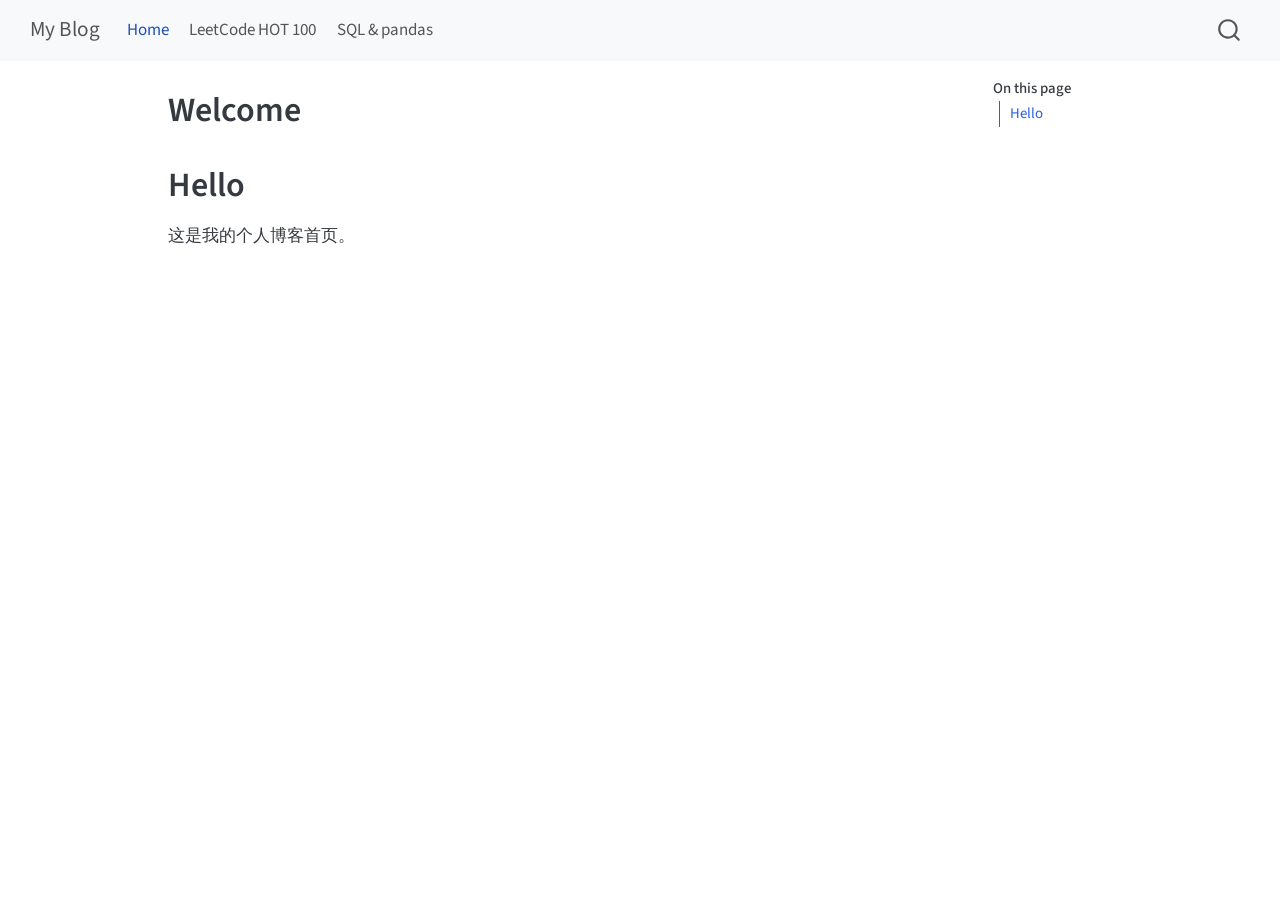
<file: docs/index.html>
<!DOCTYPE html>
<html xmlns="http://www.w3.org/1999/xhtml" lang="en" xml:lang="en"><head>

<meta charset="utf-8">
<meta name="generator" content="quarto-1.9.31">

<meta name="viewport" content="width=device-width, initial-scale=1.0, user-scalable=yes">


<title>Welcome – My Blog</title>
<style>
/* Default styles provided by pandoc.
** See https://pandoc.org/MANUAL.html#variables-for-html for config info.
*/
code{white-space: pre-wrap;}
span.smallcaps{font-variant: small-caps;}
div.columns{display: flex; gap: min(4vw, 1.5em);}
div.column{flex: auto; overflow-x: auto;}
div.hanging-indent{margin-left: 1.5em; text-indent: -1.5em;}
ul.task-list{list-style: none;}
ul.task-list li input[type="checkbox"] {
  width: 0.8em;
  margin: 0 0.8em 0.2em -1em; /* quarto-specific, see https://github.com/quarto-dev/quarto-cli/issues/4556 */ 
  vertical-align: middle;
}
</style>


<script src="site_libs/quarto-nav/quarto-nav.js"></script>
<script src="site_libs/quarto-nav/headroom.min.js"></script>
<script src="site_libs/clipboard/clipboard.min.js"></script>
<script src="site_libs/quarto-search/autocomplete.umd.js"></script>
<script src="site_libs/quarto-search/fuse.min.js"></script>
<script src="site_libs/quarto-search/quarto-search.js"></script>
<meta name="quarto:offset" content="./">
<script src="site_libs/quarto-html/quarto.js" type="module"></script>
<script src="site_libs/quarto-html/tabsets/tabsets.js" type="module"></script>
<script src="site_libs/quarto-html/popper.min.js"></script>
<script src="site_libs/quarto-html/tippy.umd.min.js"></script>
<script src="site_libs/quarto-html/anchor.min.js"></script>
<link href="site_libs/quarto-html/tippy.css" rel="stylesheet">
<link href="site_libs/quarto-html/quarto-syntax-highlighting-7c69b197886ae2a34062761d21e44731.css" rel="stylesheet" id="quarto-text-highlighting-styles">
<script src="site_libs/bootstrap/bootstrap.min.js"></script>
<link href="site_libs/bootstrap/bootstrap-icons.css" rel="stylesheet">
<link href="site_libs/bootstrap/bootstrap-a0f9fd0d421825b736dc1bbcbcba2219.min.css" rel="stylesheet" append-hash="true" id="quarto-bootstrap" data-mode="light">
<script id="quarto-search-options" type="application/json">{
  "location": "navbar",
  "copy-button": false,
  "collapse-after": 3,
  "panel-placement": "end",
  "type": "overlay",
  "limit": 50,
  "keyboard-shortcut": [
    "f",
    "/",
    "s"
  ],
  "show-item-context": false,
  "language": {
    "search-no-results-text": "No results",
    "search-matching-documents-text": "matching documents",
    "search-copy-link-title": "Copy link to search",
    "search-hide-matches-text": "Hide additional matches",
    "search-more-match-text": "more match in this document",
    "search-more-matches-text": "more matches in this document",
    "search-clear-button-title": "Clear",
    "search-text-placeholder": "",
    "search-detached-cancel-button-title": "Cancel",
    "search-submit-button-title": "Submit",
    "search-label": "Search"
  }
}</script>


</head>

<body class="nav-fixed quarto-light">

<div id="quarto-search-results"></div>
  <header id="quarto-header" class="headroom fixed-top">
    <nav class="navbar navbar-expand-lg " data-bs-theme="dark">
      <div class="navbar-container container-fluid">
      <div class="navbar-brand-container mx-auto">
    <a class="navbar-brand" href="./index.html">
    <span class="navbar-title">My Blog</span>
    </a>
  </div>
            <div id="quarto-search" class="" title="Search"></div>
          <button class="navbar-toggler" type="button" data-bs-toggle="collapse" data-bs-target="#navbarCollapse" aria-controls="navbarCollapse" role="menu" aria-expanded="false" aria-label="Toggle navigation" onclick="if (window.quartoToggleHeadroom) { window.quartoToggleHeadroom(); }">
  <span class="navbar-toggler-icon"></span>
</button>
          <div class="collapse navbar-collapse" id="navbarCollapse">
            <ul class="navbar-nav navbar-nav-scroll me-auto">
  <li class="nav-item">
    <a class="nav-link active" href="./index.html" aria-current="page"> 
<span class="menu-text">Home</span></a>
  </li>  
  <li class="nav-item">
    <a class="nav-link" href="./leetcode.html"> 
<span class="menu-text">LeetCode HOT 100</span></a>
  </li>  
  <li class="nav-item">
    <a class="nav-link" href="./sqlpandas.html"> 
<span class="menu-text">SQL &amp; pandas</span></a>
  </li>  
</ul>
          </div> <!-- /navcollapse -->
            <div class="quarto-navbar-tools">
</div>
      </div> <!-- /container-fluid -->
    </nav>
</header>
<!-- content -->
<div id="quarto-content" class="quarto-container page-columns page-rows-contents page-layout-article page-navbar">
<!-- sidebar -->
<!-- margin-sidebar -->
    <div id="quarto-margin-sidebar" class="sidebar margin-sidebar">
        <nav id="TOC" role="doc-toc" class="toc-active">
    <h2 id="toc-title">On this page</h2>
   
  <ul>
  <li><a href="#hello" id="toc-hello" class="nav-link active" data-scroll-target="#hello">Hello</a></li>
  </ul>
</nav>
    </div>
<!-- main -->
<main class="content" id="quarto-document-content">

<header id="title-block-header" class="quarto-title-block default">
<div class="quarto-title">
<h1 class="title">Welcome</h1>
</div>



<div class="quarto-title-meta">

    
  
    
  </div>
  


</header>


<section id="hello" class="level1">
<h1>Hello</h1>
<p>这是我的个人博客首页。</p>


</section>

</main> <!-- /main -->
<script id="quarto-html-after-body" type="application/javascript">
  window.document.addEventListener("DOMContentLoaded", function (event) {
    const icon = "";
    const anchorJS = new window.AnchorJS();
    anchorJS.options = {
      placement: 'right',
      icon: icon
    };
    anchorJS.add('.anchored');
    const isCodeAnnotation = (el) => {
      for (const clz of el.classList) {
        if (clz.startsWith('code-annotation-')) {                     
          return true;
        }
      }
      return false;
    }
    const onCopySuccess = function(e) {
      // button target
      const button = e.trigger;
      // don't keep focus
      button.blur();
      // flash "checked"
      button.classList.add('code-copy-button-checked');
      var currentTitle = button.getAttribute("title");
      button.setAttribute("title", "Copied!");
      let tooltip;
      if (window.bootstrap) {
        button.setAttribute("data-bs-toggle", "tooltip");
        button.setAttribute("data-bs-placement", "left");
        button.setAttribute("data-bs-title", "Copied!");
        tooltip = new bootstrap.Tooltip(button, 
          { trigger: "manual", 
            customClass: "code-copy-button-tooltip",
            offset: [0, -8]});
        tooltip.show();    
      }
      setTimeout(function() {
        if (tooltip) {
          tooltip.hide();
          button.removeAttribute("data-bs-title");
          button.removeAttribute("data-bs-toggle");
          button.removeAttribute("data-bs-placement");
        }
        button.setAttribute("title", currentTitle);
        button.classList.remove('code-copy-button-checked');
      }, 1000);
      // clear code selection
      e.clearSelection();
    }
    const getTextToCopy = function(trigger) {
      const outerScaffold = trigger.parentElement.cloneNode(true);
      const codeEl = outerScaffold.querySelector('code');
      for (const childEl of codeEl.children) {
        if (isCodeAnnotation(childEl)) {
          childEl.remove();
        }
      }
      return codeEl.innerText;
    }
    const clipboard = new window.ClipboardJS('.code-copy-button:not([data-in-quarto-modal])', {
      text: getTextToCopy
    });
    clipboard.on('success', onCopySuccess);
    if (window.document.getElementById('quarto-embedded-source-code-modal')) {
      const clipboardModal = new window.ClipboardJS('.code-copy-button[data-in-quarto-modal]', {
        text: getTextToCopy,
        container: window.document.getElementById('quarto-embedded-source-code-modal')
      });
      clipboardModal.on('success', onCopySuccess);
    }
      var localhostRegex = new RegExp(/^(?:http|https):\/\/localhost\:?[0-9]*\//);
      var mailtoRegex = new RegExp(/^mailto:/);
        var filterRegex = new RegExp('/' + window.location.host + '/');
      var isInternal = (href) => {
          return filterRegex.test(href) || localhostRegex.test(href) || mailtoRegex.test(href);
      }
      // Inspect non-navigation links and adorn them if external
     var links = window.document.querySelectorAll('a[href]:not(.nav-link):not(.navbar-brand):not(.toc-action):not(.sidebar-link):not(.sidebar-item-toggle):not(.pagination-link):not(.no-external):not([aria-hidden]):not(.dropdown-item):not(.quarto-navigation-tool):not(.about-link)');
      for (var i=0; i<links.length; i++) {
        const link = links[i];
        if (!isInternal(link.href)) {
          // undo the damage that might have been done by quarto-nav.js in the case of
          // links that we want to consider external
          if (link.dataset.originalHref !== undefined) {
            link.href = link.dataset.originalHref;
          }
        }
      }
    function tippyHover(el, contentFn, onTriggerFn, onUntriggerFn) {
      const config = {
        allowHTML: true,
        maxWidth: 500,
        delay: 100,
        arrow: false,
        appendTo: function(el) {
            return el.parentElement;
        },
        interactive: true,
        interactiveBorder: 10,
        theme: 'quarto',
        placement: 'bottom-start',
      };
      if (contentFn) {
        config.content = contentFn;
      }
      if (onTriggerFn) {
        config.onTrigger = onTriggerFn;
      }
      if (onUntriggerFn) {
        config.onUntrigger = onUntriggerFn;
      }
      window.tippy(el, config); 
    }
    const noterefs = window.document.querySelectorAll('a[role="doc-noteref"]');
    for (var i=0; i<noterefs.length; i++) {
      const ref = noterefs[i];
      tippyHover(ref, function() {
        // use id or data attribute instead here
        let href = ref.getAttribute('data-footnote-href') || ref.getAttribute('href');
        try { href = new URL(href).hash; } catch {}
        const id = href.replace(/^#\/?/, "");
        const note = window.document.getElementById(id);
        if (note) {
          return note.innerHTML;
        } else {
          return "";
        }
      });
    }
    const xrefs = window.document.querySelectorAll('a.quarto-xref');
    const processXRef = (id, note) => {
      // Strip column container classes
      const stripColumnClz = (el) => {
        el.classList.remove("page-full", "page-columns");
        if (el.children) {
          for (const child of el.children) {
            stripColumnClz(child);
          }
        }
      }
      stripColumnClz(note)
      if (id === null || id.startsWith('sec-')) {
        // Special case sections, only their first couple elements
        const container = document.createElement("div");
        if (note.children && note.children.length > 2) {
          container.appendChild(note.children[0].cloneNode(true));
          for (let i = 1; i < note.children.length; i++) {
            const child = note.children[i];
            if (child.tagName === "P" && child.innerText === "") {
              continue;
            } else {
              container.appendChild(child.cloneNode(true));
              break;
            }
          }
          if (window.Quarto?.typesetMath) {
            window.Quarto.typesetMath(container);
          }
          return container.innerHTML
        } else {
          if (window.Quarto?.typesetMath) {
            window.Quarto.typesetMath(note);
          }
          return note.innerHTML;
        }
      } else {
        // Remove any anchor links if they are present
        const anchorLink = note.querySelector('a.anchorjs-link');
        if (anchorLink) {
          anchorLink.remove();
        }
        if (window.Quarto?.typesetMath) {
          window.Quarto.typesetMath(note);
        }
        if (note.classList.contains("callout")) {
          return note.outerHTML;
        } else {
          return note.innerHTML;
        }
      }
    }
    for (var i=0; i<xrefs.length; i++) {
      const xref = xrefs[i];
      tippyHover(xref, undefined, function(instance) {
        instance.disable();
        let url = xref.getAttribute('href');
        let hash = undefined; 
        if (url.startsWith('#')) {
          hash = url;
        } else {
          try { hash = new URL(url).hash; } catch {}
        }
        if (hash) {
          const id = hash.replace(/^#\/?/, "");
          const note = window.document.getElementById(id);
          if (note !== null) {
            try {
              const html = processXRef(id, note.cloneNode(true));
              instance.setContent(html);
            } finally {
              instance.enable();
              instance.show();
            }
          } else {
            // See if we can fetch this
            fetch(url.split('#')[0])
            .then(res => res.text())
            .then(html => {
              const parser = new DOMParser();
              const htmlDoc = parser.parseFromString(html, "text/html");
              const note = htmlDoc.getElementById(id);
              if (note !== null) {
                const html = processXRef(id, note);
                instance.setContent(html);
              } 
            }).finally(() => {
              instance.enable();
              instance.show();
            });
          }
        } else {
          // See if we can fetch a full url (with no hash to target)
          // This is a special case and we should probably do some content thinning / targeting
          fetch(url)
          .then(res => res.text())
          .then(html => {
            const parser = new DOMParser();
            const htmlDoc = parser.parseFromString(html, "text/html");
            const note = htmlDoc.querySelector('main.content');
            if (note !== null) {
              // This should only happen for chapter cross references
              // (since there is no id in the URL)
              // remove the first header
              if (note.children.length > 0 && note.children[0].tagName === "HEADER") {
                note.children[0].remove();
              }
              const html = processXRef(null, note);
              instance.setContent(html);
            } 
          }).finally(() => {
            instance.enable();
            instance.show();
          });
        }
      }, function(instance) {
      });
    }
        let selectedAnnoteEl;
        const selectorForAnnotation = ( cell, annotation) => {
          let cellAttr = 'data-code-cell="' + cell + '"';
          let lineAttr = 'data-code-annotation="' +  annotation + '"';
          const selector = 'span[' + cellAttr + '][' + lineAttr + ']';
          return selector;
        }
        const selectCodeLines = (annoteEl) => {
          const doc = window.document;
          const targetCell = annoteEl.getAttribute("data-target-cell");
          const targetAnnotation = annoteEl.getAttribute("data-target-annotation");
          const annoteSpan = window.document.querySelector(selectorForAnnotation(targetCell, targetAnnotation));
          const lines = annoteSpan.getAttribute("data-code-lines").split(",");
          const lineIds = lines.map((line) => {
            return targetCell + "-" + line;
          })
          let top = null;
          let height = null;
          let parent = null;
          if (lineIds.length > 0) {
              //compute the position of the single el (top and bottom and make a div)
              const el = window.document.getElementById(lineIds[0]);
              top = el.offsetTop;
              height = el.offsetHeight;
              parent = el.parentElement.parentElement;
            if (lineIds.length > 1) {
              const lastEl = window.document.getElementById(lineIds[lineIds.length - 1]);
              const bottom = lastEl.offsetTop + lastEl.offsetHeight;
              height = bottom - top;
            }
            if (top !== null && height !== null && parent !== null) {
              // cook up a div (if necessary) and position it 
              let div = window.document.getElementById("code-annotation-line-highlight");
              if (div === null) {
                div = window.document.createElement("div");
                div.setAttribute("id", "code-annotation-line-highlight");
                div.style.position = 'absolute';
                parent.appendChild(div);
              }
              div.style.top = top - 2 + "px";
              div.style.height = height + 4 + "px";
              div.style.left = 0;
              let gutterDiv = window.document.getElementById("code-annotation-line-highlight-gutter");
              if (gutterDiv === null) {
                gutterDiv = window.document.createElement("div");
                gutterDiv.setAttribute("id", "code-annotation-line-highlight-gutter");
                gutterDiv.style.position = 'absolute';
                const codeCell = window.document.getElementById(targetCell);
                const gutter = codeCell.querySelector('.code-annotation-gutter');
                gutter.appendChild(gutterDiv);
              }
              gutterDiv.style.top = top - 2 + "px";
              gutterDiv.style.height = height + 4 + "px";
            }
            selectedAnnoteEl = annoteEl;
          }
        };
        const unselectCodeLines = () => {
          const elementsIds = ["code-annotation-line-highlight", "code-annotation-line-highlight-gutter"];
          elementsIds.forEach((elId) => {
            const div = window.document.getElementById(elId);
            if (div) {
              div.remove();
            }
          });
          selectedAnnoteEl = undefined;
        };
          // Handle positioning of the toggle
      window.addEventListener(
        "resize",
        throttle(() => {
          elRect = undefined;
          if (selectedAnnoteEl) {
            selectCodeLines(selectedAnnoteEl);
          }
        }, 10)
      );
      function throttle(fn, ms) {
      let throttle = false;
      let timer;
        return (...args) => {
          if(!throttle) { // first call gets through
              fn.apply(this, args);
              throttle = true;
          } else { // all the others get throttled
              if(timer) clearTimeout(timer); // cancel #2
              timer = setTimeout(() => {
                fn.apply(this, args);
                timer = throttle = false;
              }, ms);
          }
        };
      }
        // Attach click handler to the DT
        const annoteDls = window.document.querySelectorAll('dt[data-target-cell]');
        for (const annoteDlNode of annoteDls) {
          annoteDlNode.addEventListener('click', (event) => {
            const clickedEl = event.target;
            if (clickedEl !== selectedAnnoteEl) {
              unselectCodeLines();
              const activeEl = window.document.querySelector('dt[data-target-cell].code-annotation-active');
              if (activeEl) {
                activeEl.classList.remove('code-annotation-active');
              }
              selectCodeLines(clickedEl);
              clickedEl.classList.add('code-annotation-active');
            } else {
              // Unselect the line
              unselectCodeLines();
              clickedEl.classList.remove('code-annotation-active');
            }
          });
        }
    const findCites = (el) => {
      const parentEl = el.parentElement;
      if (parentEl) {
        const cites = parentEl.dataset.cites;
        if (cites) {
          return {
            el,
            cites: cites.split(' ')
          };
        } else {
          return findCites(el.parentElement)
        }
      } else {
        return undefined;
      }
    };
    var bibliorefs = window.document.querySelectorAll('a[role="doc-biblioref"]');
    for (var i=0; i<bibliorefs.length; i++) {
      const ref = bibliorefs[i];
      const citeInfo = findCites(ref);
      if (citeInfo) {
        tippyHover(citeInfo.el, function() {
          var popup = window.document.createElement('div');
          citeInfo.cites.forEach(function(cite) {
            var citeDiv = window.document.createElement('div');
            citeDiv.classList.add('hanging-indent');
            citeDiv.classList.add('csl-entry');
            var biblioDiv = window.document.getElementById('ref-' + cite);
            if (biblioDiv) {
              citeDiv.innerHTML = biblioDiv.innerHTML;
            }
            popup.appendChild(citeDiv);
          });
          return popup.innerHTML;
        });
      }
    }
  });
  </script>
</div> <!-- /content -->




</body></html>
</file>
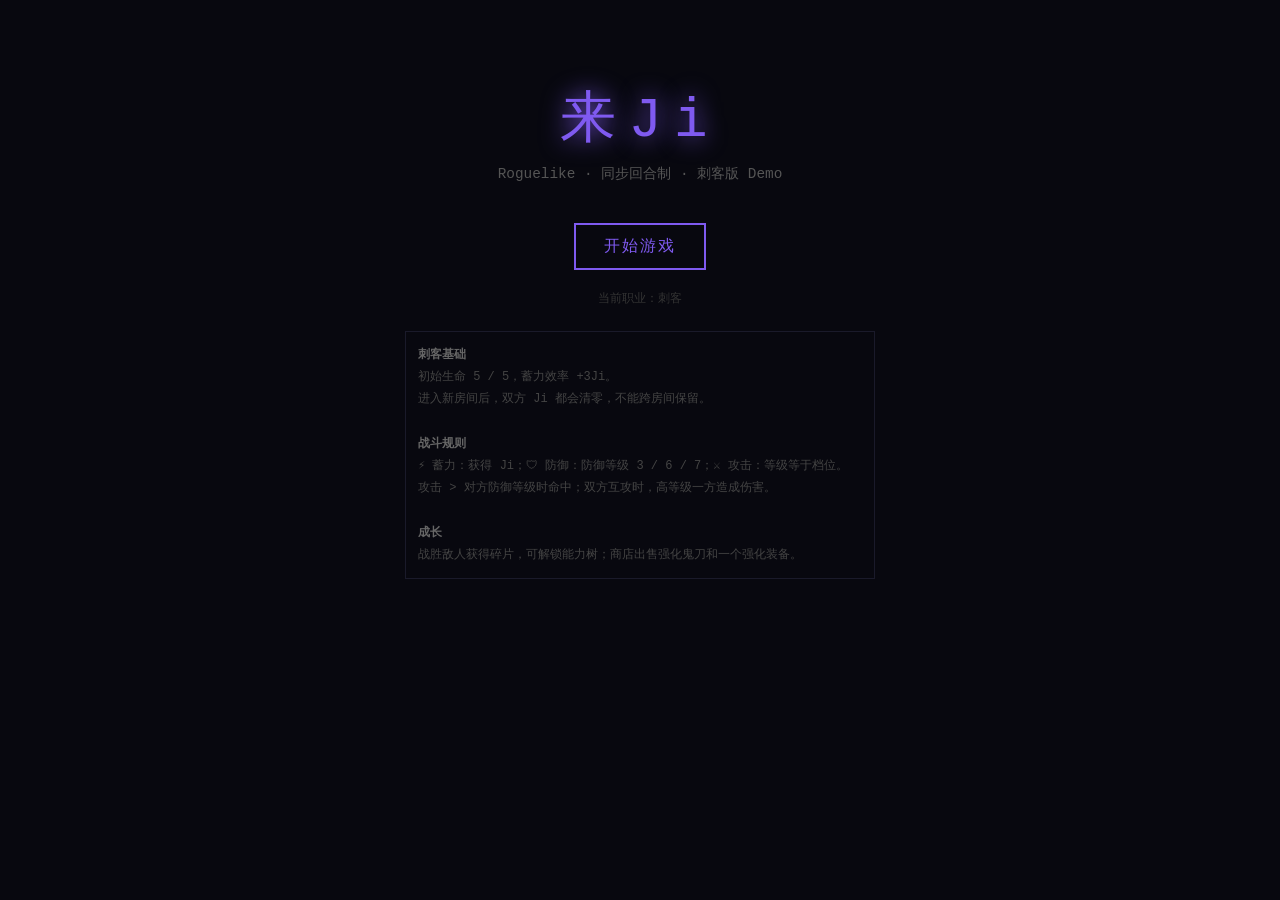
<file: ji/index.html>
<!DOCTYPE html>
<html lang="zh-CN">
<head>
<meta charset="UTF-8">
<meta name="viewport" content="width=device-width, initial-scale=1.0">
<title>来Ji - 刺客 Demo</title>
<style>
*{box-sizing:border-box;margin:0;padding:0;}
body{background:#08080f;color:#dde;font-family:'Courier New',monospace;min-height:100vh;display:flex;justify-content:center;align-items:flex-start;padding:20px;}
.screen{display:none;width:100%;max-width:760px;}
.screen.active{display:block;}
#screen-battle.active{display:flex;flex-direction:column;gap:8px;}

.btn{background:transparent;border:2px solid #7f5af0;color:#7f5af0;padding:11px 28px;font-size:1em;cursor:pointer;font-family:inherit;transition:all .2s;letter-spacing:2px;}
.btn:hover{background:#7f5af0;color:#fff;box-shadow:0 0 15px #7f5af0;}
.btn-red{border-color:#e53;color:#e53;}
.btn-red:hover{background:#e53;color:#fff;box-shadow:0 0 15px #e53;}
.btn-green{border-color:#2cb67d;color:#2cb67d;}
.btn-green:hover{background:#2cb67d;color:#000;box-shadow:0 0 15px #2cb67d;}
.btn-gold{border-color:#c9a227;color:#c9a227;}
.btn-gold:hover{background:#c9a227;color:#111;box-shadow:0 0 15px #c9a227;}
.btn-sm{padding:6px 14px;font-size:.8em;letter-spacing:1px;}

.title{font-size:3.5em;color:#7f5af0;text-shadow:0 0 25px #7f5af0;letter-spacing:12px;text-align:center;margin:60px 0 8px;}
.subtitle{text-align:center;color:#555;margin-bottom:40px;font-size:.9em;}
.center{text-align:center;}

.map-title{font-size:1.3em;color:#7f5af0;text-align:center;margin-bottom:14px;}
.map-header{display:flex;justify-content:space-between;align-items:center;padding:10px 14px;background:#0d0d18;border:1px solid #2a2a40;margin-bottom:10px;gap:8px;flex-wrap:wrap;}
.map-header-left{display:flex;align-items:center;gap:14px;flex-wrap:wrap;}
.map-header-right{display:flex;align-items:center;gap:8px;}
.frag-badge{background:#1a1025;border:1px solid #7f5af0;color:#9a7fe0;padding:4px 10px;font-size:.8em;cursor:pointer;transition:all .2s;}
.frag-badge:hover{background:#7f5af0;color:#fff;}
.nodes-wrap{display:flex;flex-direction:column;align-items:center;gap:0;}
.node-line{width:2px;height:22px;background:#2a2a3a;}
.map-node{width:260px;padding:14px 18px;border:2px solid #2a2a40;cursor:default;text-align:center;transition:all .2s;}
.map-node.available{border-color:#7f5af0;cursor:pointer;}
.map-node.available:hover{background:#140a28;box-shadow:0 0 12px #7f5af066;}
.map-node.done{border-color:#1e1e28;color:#333;}
.map-node.boss-node{border-color:#c0392b;}
.map-node.shop-node{border-color:#c9a227;}
.map-node.shop-node.available:hover{background:#20170a;box-shadow:0 0 12px #c9a22766;}
.map-node.boss-node.available:hover{background:#1e0505;box-shadow:0 0 12px #c0392b66;}
.node-icon{font-size:1.6em;}
.node-name{font-weight:bold;margin:4px 0;font-size:.9em;}
.node-hint{font-size:.75em;color:#666;}
.map-node.available .node-hint{color:#9a7fe0;}
.map-node.boss-node.available .node-hint{color:#e07070;}
.map-node.shop-node.available .node-hint{color:#d9c070;}

.meta-row{display:grid;grid-template-columns:1.8fr 1fr;gap:10px;margin-bottom:12px;}
.info-panel{background:#0d0d18;border:1px solid #222233;padding:10px 12px;min-height:72px;}
.panel-title{font-size:.76em;color:#666;margin-bottom:8px;letter-spacing:1px;}
.tag-wrap{display:flex;gap:6px;flex-wrap:wrap;min-height:30px;align-items:flex-start;}
.ab-tag{font-size:.68em;padding:3px 6px;border:1px solid #3a2060;color:#7f5af0;background:#0d0818;white-space:nowrap;}
.tag-placeholder{font-size:.75em;color:#444;align-self:center;}
.equip-slots{display:flex;gap:8px;flex-wrap:wrap;}
.equip-slot{min-width:112px;padding:8px 10px;border:1px dashed #2a2a40;color:#555;background:#090914;font-size:.74em;text-align:center;}
.equip-slot.filled{border-style:solid;border-color:#c9a227;color:#e7d597;background:#18140a;box-shadow:0 0 10px #c9a22722;}

.fighter-row{display:flex;align-items:center;gap:10px;padding:10px 14px;background:#0c0c18;border:1px solid #222;flex-wrap:wrap;}
.fighter-row.enemy{border-color:#c0392b;}
.fighter-row.player-row{border-color:#7f5af0;}
.fighter-emoji{font-size:1.8em;min-width:36px;text-align:center;}
.fighter-name{min-width:90px;font-weight:bold;font-size:.92em;}
.enemy .fighter-name{color:#e07070;}
.player-row .fighter-name{color:#9a7fe0;}
.bars{display:flex;gap:14px;flex:1;min-width:280px;}
.bar-group{display:flex;align-items:center;gap:6px;flex:1;min-width:0;}
.bar-lbl{font-size:.72em;color:#777;min-width:18px;}
.bar-track{flex:1;height:11px;background:#181820;border:1px solid #333;min-width:55px;}
.bar-fill{height:100%;transition:width .3s ease;}
.hp-fill{background:#27ae60;}
.ji-fill{background:#7f5af0;}
.bar-val{font-size:.8em;min-width:40px;text-align:right;color:#aaa;}
.battle-meta-row{display:grid;grid-template-columns:1.2fr 1.8fr 1fr;gap:8px;}

.reveal-area{display:flex;justify-content:space-around;align-items:center;padding:16px 10px;background:#0c0c18;border:1px solid #1a1a28;min-height:100px;}
.action-slot{display:flex;flex-direction:column;align-items:center;gap:5px;}
.slot-label{font-size:.72em;color:#666;}
.slot-label.enemy-lbl{color:#c0392b;}
.slot-label.player-lbl{color:#7f5af0;}
.card{width:150px;height:78px;border:2px solid #333;display:flex;flex-direction:column;align-items:center;justify-content:center;background:#0f0f1a;transition:all .3s;gap:2px;}
.card.facedown{background:repeating-linear-gradient(45deg,#0f0f1a,#0f0f1a 6px,#141420 6px,#141420 12px);border-color:#1e1e30;}
.card.revealed-enemy{border-color:#c0392b;box-shadow:0 0 8px #c0392b44;}
.card.revealed-player{border-color:#7f5af0;box-shadow:0 0 8px #7f5af044;}
.card-emoji{font-size:1.3em;line-height:1;}
.card-main{font-size:.9em;font-weight:bold;text-align:center;padding:0 4px;}
.card-sub{font-size:.68em;color:#888;text-align:center;padding:0 4px;}
.vs{font-size:1.4em;color:#333;font-weight:bold;}

.battle-log{background:#09090f;border:1px solid #1a1a28;padding:8px 10px;height:84px;overflow-y:auto;font-size:.78em;line-height:1.65;}
.log-entry{color:#666;}
.log-dmg{color:#e07070;}
.log-blk{color:#74b9ff;}
.log-rnd{color:#7f5af0;font-weight:bold;}
.log-ab{color:#c9a227;}

.round-bar{display:flex;justify-content:space-between;align-items:center;font-size:.82em;color:#555;padding:3px 6px;gap:8px;flex-wrap:wrap;}
.btn-surrender{background:transparent;border:1px solid #553;color:#886;padding:4px 10px;cursor:pointer;font-family:inherit;font-size:.75em;transition:all .2s;}
.btn-surrender:hover{border-color:#e53;color:#e53;}

.action-area{background:#0c0c18;border:1px solid #222;padding:10px;}
.main-row{display:flex;gap:6px;margin-bottom:6px;flex-wrap:wrap;}
.main-btn{flex:1;padding:9px 4px;background:#0f0f18;border:1px solid #2a2a3a;color:#888;cursor:pointer;font-family:inherit;font-size:.78em;text-align:center;transition:all .15s;line-height:1.4;min-width:118px;}
.main-btn:hover:not(:disabled){border-color:#7f5af0;color:#9a7fe0;background:#160d2a;}
.main-btn.sel{border-color:#7f5af0;background:#160d2a;color:#9a7fe0;}
.main-btn:disabled{color:#2a2a2a;border-color:#161620;cursor:not-allowed;}
.sub-panel{display:none;flex-wrap:wrap;gap:5px;margin-bottom:6px;padding:7px;background:#080810;border:1px solid #1a1a28;}
.sub-panel.show{display:flex;}
.sub-btn{padding:6px 11px;background:#0f0f18;border:1px solid #252535;color:#999;cursor:pointer;font-family:inherit;font-size:.77em;transition:all .15s;}
.sub-btn:hover:not(:disabled){border-color:#2cb67d;color:#2cb67d;}
.sub-btn.sel{border-color:#2cb67d;background:#071410;color:#2cb67d;}
.sub-btn:disabled{color:#252525;border-color:#151520;cursor:not-allowed;text-decoration:line-through;}
.confirm-row{display:flex;justify-content:space-between;align-items:center;gap:10px;flex-wrap:wrap;}
.sel-preview{font-size:.78em;color:#555;}
.sel-preview em{color:#2cb67d;font-style:normal;}
.btn-confirm{padding:9px 22px;background:transparent;border:2px solid #2cb67d;color:#2cb67d;cursor:pointer;font-family:inherit;font-size:.9em;transition:all .2s;}
.btn-confirm:hover:not(:disabled){background:#2cb67d;color:#000;}
.btn-confirm:disabled{border-color:#1e2e26;color:#2a3a32;cursor:not-allowed;}

.overlay{display:none;position:fixed;inset:0;background:rgba(0,0,0,.85);justify-content:center;align-items:center;z-index:50;}
.overlay.show{display:flex;}
.overlay-box{background:#0d0d18;padding:32px 40px;text-align:center;min-width:300px;max-width:560px;width:90%;}
.overlay-box.green{border:2px solid #2cb67d;}
.overlay-box.red{border:2px solid #c0392b;}
.overlay-box.purple{border:2px solid #7f5af0;}
.overlay-box.gold{border:2px solid #c9a227;}
.overlay-title{font-size:1.7em;font-weight:bold;margin-bottom:10px;}
.green .overlay-title{color:#2cb67d;}
.red .overlay-title{color:#e07070;}
.purple .overlay-title{color:#9a7fe0;}
.gold .overlay-title{color:#c9a227;}
.overlay-body{color:#888;margin-bottom:20px;font-size:.9em;line-height:1.7;}
.overlay-btns{display:flex;gap:10px;justify-content:center;flex-wrap:wrap;}

.ab-node-card,.shop-item-card{border:1px solid #252535;padding:12px 14px;margin-bottom:8px;display:flex;align-items:center;gap:12px;text-align:left;background:#0d0d18;}
.ab-node-card.unlocked,.shop-item-card.owned{border-color:#7f5af0;background:#110d1e;}
.ab-node-card.cant-afford,.shop-item-card.cant-afford{opacity:.55;}
.ab-icon{font-size:1.8em;min-width:36px;text-align:center;}
.ab-info{flex:1;}
.ab-name{font-weight:bold;font-size:.92em;margin-bottom:3px;}
.unlocked .ab-name,.owned .ab-name{color:#9a7fe0;}
.ab-desc{font-size:.78em;color:#777;line-height:1.5;}
.ab-cost{font-size:.75em;color:#666;margin-top:4px;}
.ab-action{min-width:84px;text-align:right;}
.ab-unlocked-mark{color:#7f5af0;font-size:.85em;}
.btn-unlock,.btn-buy{padding:6px 12px;background:transparent;border:1px solid #7f5af0;color:#7f5af0;cursor:pointer;font-family:inherit;font-size:.78em;transition:all .2s;}
.btn-buy{border-color:#c9a227;color:#c9a227;}
.btn-unlock:hover{background:#7f5af0;color:#fff;}
.btn-buy:hover{background:#c9a227;color:#111;}
.btn-unlock:disabled,.btn-buy:disabled{border-color:#252535;color:#333;cursor:not-allowed;}

.big-result{font-size:3em;font-weight:bold;text-shadow:0 0 20px currentColor;margin:60px 0 16px;}
.big-result.green{color:#2cb67d;}
.big-result.red{color:#e07070;}

::-webkit-scrollbar{width:3px;}
::-webkit-scrollbar-thumb{background:#333;}

@media (max-width: 720px){
  body{padding:12px;}
  .screen{max-width:100%;}
  .meta-row,.battle-meta-row{grid-template-columns:1fr;}
  .card{width:130px;}
  .map-node{width:100%;max-width:280px;}
  .overlay-box{padding:24px 18px;}
}
</style>
</head>
<body>

<div id="screen-menu" class="screen active">
  <div class="title">来Ji</div>
  <div class="subtitle">Roguelike · 同步回合制 · 刺客版 Demo</div>
  <div class="center">
    <button class="btn" onclick="startGame()">开始游戏</button>
    <p style="color:#333;font-size:.78em;margin-top:20px;">当前职业：刺客</p>
    <div style="color:#444;font-size:.75em;margin-top:24px;max-width:470px;margin-left:auto;margin-right:auto;line-height:1.85;text-align:left;padding:12px;border:1px solid #1a1a2a;">
      <strong style="color:#666;">刺客基础</strong><br>
      初始生命 5 / 5，蓄力效率 +3Ji。<br>
      进入新房间后，双方 Ji 都会清零，不能跨房间保留。<br><br>
      <strong style="color:#666;">战斗规则</strong><br>
      ⚡ 蓄力：获得 Ji；🛡 防御：防御等级 3 / 6 / 7；⚔ 攻击：等级等于档位。<br>
      攻击 &gt; 对方防御等级时命中；双方互攻时，高等级一方造成伤害。<br><br>
      <strong style="color:#666;">成长</strong><br>
      战胜敌人获得碎片，可解锁能力树；商店出售强化鬼刀和一个强化装备。
    </div>
  </div>
</div>

<div id="screen-map" class="screen">
  <div class="map-title">探索地图</div>
  <div class="map-header">
    <div class="map-header-left">
      <span id="map-name" style="color:#9a7fe0;font-weight:bold;">🗡️ 刺客</span>
      <span>❤ <span id="map-hp">5</span>/<span id="map-maxhp">5</span></span>
      <span style="color:#7f5af0;">⚡ <span id="map-ji">0</span></span>
      <span style="color:#c9a227;">⟳ +<span id="map-rate">3</span>Ji</span>
    </div>
    <div class="map-header-right">
      <div class="frag-badge" onclick="openAbilityTree()" title="查看能力树">
        ✨ <span id="map-frags">0</span> 碎片 · 能力树
      </div>
    </div>
  </div>

  <div class="meta-row">
    <div class="info-panel">
      <div class="panel-title">已持有能力 / 战法</div>
      <div class="tag-wrap" id="map-passive-tags"></div>
    </div>
    <div class="info-panel">
      <div class="panel-title">装备栏</div>
      <div class="equip-slots" id="map-equip-slots"></div>
    </div>
  </div>

  <div class="nodes-wrap" id="nodes-wrap"></div>
</div>

<div id="screen-battle" class="screen">
  <div class="fighter-row enemy">
    <div class="fighter-emoji" id="b-enemy-emoji">👹</div>
    <div class="fighter-name" id="b-enemy-name">敌人</div>
    <div class="bars">
      <div class="bar-group">
        <div class="bar-lbl">HP</div>
        <div class="bar-track"><div class="bar-fill hp-fill" id="b-enemy-hp-bar" style="width:100%"></div></div>
        <div class="bar-val" id="b-enemy-hp-val">3/3</div>
      </div>
      <div class="bar-group" style="max-width:120px;">
        <div class="bar-lbl">Ji</div>
        <div class="bar-track"><div class="bar-fill ji-fill" id="b-enemy-ji-bar" style="width:0%"></div></div>
        <div class="bar-val" id="b-enemy-ji-val">0</div>
      </div>
    </div>
  </div>

  <div class="reveal-area">
    <div class="action-slot">
      <div class="slot-label enemy-lbl">敌方行动</div>
      <div class="card facedown" id="enemy-card">
        <div class="card-emoji" style="color:#1e1e30">🂠</div>
        <div class="card-main" style="color:#333">???</div>
      </div>
    </div>
    <div class="vs">VS</div>
    <div class="action-slot">
      <div class="slot-label player-lbl">我方行动</div>
      <div class="card" id="player-card">
        <div class="card-emoji" id="pc-emoji">　</div>
        <div class="card-main" id="pc-main">—</div>
        <div class="card-sub" id="pc-sub"></div>
      </div>
    </div>
  </div>

  <div class="battle-log" id="battle-log"></div>

  <div class="round-bar">
    <span>第 <span id="round-num">1</span> 回合 · <span id="round-phase">选择行动</span></span>
    <button class="btn-surrender" onclick="askSurrender()">🏳 投降</button>
  </div>

  <div class="fighter-row player-row">
    <div class="fighter-emoji">🗡️</div>
    <div class="fighter-name" id="b-player-name">刺客</div>
    <div class="bars">
      <div class="bar-group">
        <div class="bar-lbl">HP</div>
        <div class="bar-track"><div class="bar-fill hp-fill" id="b-player-hp-bar" style="width:100%"></div></div>
        <div class="bar-val" id="b-player-hp-val">5/5</div>
      </div>
      <div class="bar-group" style="max-width:120px;">
        <div class="bar-lbl">Ji</div>
        <div class="bar-track"><div class="bar-fill ji-fill" id="b-player-ji-bar" style="width:0%"></div></div>
        <div class="bar-val" id="b-player-ji-val">0</div>
      </div>
    </div>
  </div>

  <div class="battle-meta-row">
    <div class="info-panel">
      <div class="panel-title" style="color:#a66;">敌方特性 / 状态</div>
      <div class="tag-wrap" id="enemy-state-tags"></div>
    </div>
    <div class="info-panel">
      <div class="panel-title">当前能力 / 战法</div>
      <div class="tag-wrap" id="battle-passive-tags"></div>
    </div>
    <div class="info-panel">
      <div class="panel-title">装备栏</div>
      <div class="equip-slots" id="battle-equip-slots"></div>
    </div>
  </div>

  <div class="action-area" id="action-area">
    <div class="main-row">
      <button class="main-btn" id="mb-ji" onclick="mainSelect('ji')">⚡ 蓄力<br><small id="ji-rate-hint" style="color:#444">+3Ji</small></button>
      <button class="main-btn" id="mb-def" onclick="mainSelect('def')">🛡 防御 ▾<br><small style="color:#444">0~2Ji</small></button>
      <button class="main-btn" id="mb-a1" onclick="mainSelect('a1')">⚔ 一档 ▾<br><small style="color:#444">1~3Ji</small></button>
      <button class="main-btn" id="mb-a2" onclick="mainSelect('a2')">⚔⚔ 二档 ▾<br><small style="color:#444">4~6Ji</small></button>
      <button class="main-btn" id="mb-a3" onclick="mainSelect('a3')">⚔⚔⚔ 三档 ▾<br><small style="color:#444">7Ji</small></button>
    </div>
    <div class="sub-panel" id="sp-def">
      <button class="sub-btn" id="sb-d0" onclick="subSelect('defense_0')">🛡 防 (0Ji) | 防御3</button>
      <button class="sub-btn" id="sb-d1" onclick="subSelect('defense_1')">🛡🛡 超防 (1Ji) | 防御6</button>
      <button class="sub-btn" id="sb-d2" onclick="subSelect('defense_2')">🛡🛡🛡 无敌防 (2Ji) | 防御7</button>
    </div>
    <div class="sub-panel" id="sp-a1">
      <button class="sub-btn" id="sb-a1" onclick="subSelect('attack_1')">⚔ 攻击1 (1Ji) | 等级1</button>
      <button class="sub-btn" id="sb-a2" onclick="subSelect('attack_2')">⚔ 攻击2 (2Ji) | 等级2</button>
      <button class="sub-btn" id="sb-a3" onclick="subSelect('attack_3')">⚔ 攻击3 (3Ji) | 等级3</button>
    </div>
    <div class="sub-panel" id="sp-a2">
      <button class="sub-btn" id="sb-a4" onclick="subSelect('attack_4')">⚔⚔ 攻击4 (4Ji) | 等级4</button>
      <button class="sub-btn" id="sb-a5" onclick="subSelect('attack_5')">⚔⚔ 攻击5 (5Ji) | 等级5</button>
      <button class="sub-btn" id="sb-a6" onclick="subSelect('attack_6')">⚔⚔ 攻击6 (6Ji) | 等级6</button>
    </div>
    <div class="sub-panel" id="sp-a3">
      <button class="sub-btn" id="sb-a7" onclick="subSelect('attack_7')">⚔⚔⚔ 攻击7 (7Ji) | 等级7</button>
    </div>
    <div class="confirm-row">
      <div class="sel-preview">已选: <em id="sel-preview-text">未选择</em></div>
      <button class="btn-confirm" id="btn-confirm" onclick="confirmAction()" disabled>确认出牌</button>
    </div>
  </div>
</div>

<div id="screen-gameover" class="screen">
  <div class="center" style="padding:50px 0;">
    <div class="big-result red">GAME OVER</div>
    <p style="color:#666;margin-bottom:30px;">你的旅途在此画上了句点...</p>
    <button class="btn btn-red" onclick="startGame()">再来一局</button>
  </div>
</div>

<div id="screen-victory" class="screen">
  <div class="center" style="padding:50px 0;">
    <div class="big-result green">胜 利 ！</div>
    <p style="color:#666;margin-bottom:30px;">你连续击败三位 Boss，成功通关！</p>
    <button class="btn btn-green" onclick="startGame()">再来一局</button>
  </div>
</div>

<div class="overlay" id="ov-battle">
  <div class="overlay-box" id="ov-battle-box">
    <div class="overlay-title" id="ov-battle-title">胜利！</div>
    <div class="overlay-body" id="ov-battle-body"></div>
    <button class="btn" onclick="closeBattleOverlay()">继续</button>
  </div>
</div>

<div class="overlay" id="ov-rest">
  <div class="overlay-box purple">
    <div class="overlay-title">🔥 篝火</div>
    <div class="overlay-body" id="ov-rest-body">在此休息，恢复 3 点生命值。</div>
    <button class="btn" onclick="useRest()">休息 (+3 HP)</button>
  </div>
</div>

<div class="overlay" id="ov-shop">
  <div class="overlay-box gold">
    <div class="overlay-title">🛒 商店</div>
    <div class="overlay-body" style="margin-bottom:14px;">
      当前碎片：<strong id="shop-frags" style="color:#c9a227">0</strong> ✨
    </div>
    <div id="shop-items"></div>
    <div style="margin-top:14px;">
      <button class="btn btn-sm" onclick="leaveShop()">离开商店</button>
    </div>
  </div>
</div>

<div class="overlay" id="ov-surrender">
  <div class="overlay-box red">
    <div class="overlay-title">🏳 投降</div>
    <div class="overlay-body">确定要放弃这一局并重新开始吗？<br>本局所有进度将会丢失。</div>
    <div class="overlay-btns">
      <button class="btn btn-red" onclick="doSurrender()">确定投降</button>
      <button class="btn" onclick="closeSurrender()">再想想</button>
    </div>
  </div>
</div>

<div class="overlay" id="ov-abtree">
  <div class="overlay-box gold" style="max-width:520px;width:92%;">
    <div class="overlay-title">✨ 能力树 · 刺客</div>
    <div class="overlay-body" style="margin-bottom:14px;">
      当前碎片：<strong id="abtree-frags" style="color:#c9a227">0</strong> ✨
      <span style="font-size:.78em;color:#555;margin-left:8px;">（每个节点消耗 1 碎片）</span>
    </div>
    <div id="abtree-nodes"></div>
    <div style="margin-top:14px;">
      <button class="btn btn-sm" onclick="closeAbilityTree()">关闭</button>
    </div>
  </div>
</div>


<script>
const BASE_ACTIONS = {
  ji:        {type:'ji',      cost:0, def:0, atk:0, name:'蓄力',    emoji:'⚡'},
  defense_0: {type:'defense', cost:0, def:3, atk:0, name:'防',      emoji:'🛡'},
  defense_1: {type:'defense', cost:1, def:6, atk:0, name:'超防',    emoji:'🛡🛡'},
  defense_2: {type:'defense', cost:2, def:7, atk:0, name:'无敌防',  emoji:'🛡🛡🛡'},
  attack_1:  {type:'attack',  cost:1, def:0, atk:1, name:'攻击1',   emoji:'⚔'},
  attack_2:  {type:'attack',  cost:2, def:0, atk:2, name:'攻击2',   emoji:'⚔'},
  attack_3:  {type:'attack',  cost:3, def:0, atk:3, name:'攻击3',   emoji:'⚔'},
  attack_4:  {type:'attack',  cost:4, def:0, atk:4, name:'攻击4',   emoji:'⚔⚔'},
  attack_5:  {type:'attack',  cost:5, def:0, atk:5, name:'攻击5',   emoji:'⚔⚔'},
  attack_6:  {type:'attack',  cost:6, def:0, atk:6, name:'攻击6',   emoji:'⚔⚔'},
  attack_7:  {type:'attack',  cost:7, def:0, atk:7, name:'攻击7',   emoji:'⚔⚔⚔'},
};

const ABILITY_DEFS = [
  {key:'fireBlade',    icon:'🔥',  name:'刀刀烈火刀刀爆', cost:1, desc:'当你的攻击比对手的防御或攻击等级高出至少 3 级时，本次伤害 +1。'},
  {key:'savedByBlade', icon:'🗡️', name:'名刀司命',       cost:1, desc:'全局仅一次：当你死亡时，回复至 1 生命并继续本局游戏。'},
  {key:'oneVsFour',    icon:'⚡',  name:'一抵四',         cost:1, desc:'你的回费效率 +1。'},
  {key:'mango',        icon:'🥭',  name:'芒果',           cost:1, desc:'生命值上限 +5，且当前生命同步 +5。'},
  {key:'happyFlower',  icon:'🌼',  name:'开心小花',       cost:1, desc:'每场战斗的第三回合开始时，赠送 1 Ji。'},
];

const SHOP_ITEMS = [
  {key:'enhancedBlade', icon:'👻⚔', name:'强化鬼刀',     cost:1, desc:'替换攻击 5。攻击等级仍为 5，但只消耗 4 Ji。'},
  {key:'powerEquip',    icon:'🧰',  name:'一个强化装备', cost:1, desc:'装备。造成任何伤害时，伤害 +1。'},
];

const MAP_TEMPLATE = [
  {type:'battle', icon:'⚔️',   label:'普通敌人', reward:1, enemy:{id:'mobA', name:'普通敌人·甲', emoji:'😈', hp:3,  maxHp:3,  ji:0, jiRate:1}},
  {type:'battle', icon:'⚔️',   label:'普通敌人', reward:1, enemy:{id:'mobB', name:'普通敌人·乙', emoji:'👹', hp:3,  maxHp:3,  ji:0, jiRate:2}},
  {type:'battle', icon:'⚔️',   label:'普通敌人', reward:1, enemy:{id:'mobC', name:'普通敌人·丙', emoji:'💀', hp:5,  maxHp:5,  ji:0, jiRate:2}},
  {type:'battle', icon:'⚔️💀', label:'精英敌人', reward:2, enemy:{id:'elite', name:'精英敌人', emoji:'🦾', hp:10, maxHp:10, ji:0, jiRate:2}},
  {type:'shop',   icon:'🛒',   label:'商店'},
  {type:'rest',   icon:'🔥',   label:'篝火'},
  {type:'boss',   icon:'🤖',   label:'Boss I', reward:0, enemy:{id:'faultRobot', name:'故障机器人', emoji:'🤖', hp:15, maxHp:15, ji:0, jiRate:3, plasmaOrbs:0}},
  {type:'boss',   icon:'👑',   label:'Boss II', reward:0, enemy:{id:'gufu', name:'古夫大帝', emoji:'👑', hp:15, maxHp:15, ji:0, jiRate:3, chargeValue:1}},
  {type:'boss',   icon:'👺',   label:'Boss III', reward:0, finalBoss:true, enemy:{id:'blindBoss', name:'终局 Boss', emoji:'👺', hp:15, maxHp:15, ji:0, jiRate:3, hideJi:true}},
];

let G = {};

function clone(obj){ return JSON.parse(JSON.stringify(obj)); }

function initGame(){
  G = {
    player: {name:'刺客', hp:5, maxHp:5, ji:0, fragments:0},
    abilities: {fireBlade:false, savedByBlade:false, savedByBladeUsed:false, oneVsFour:false, mango:false, happyFlower:false},
    shop: {enhancedBlade:false, powerEquip:false},
    nodes: clone(MAP_TEMPLATE),
    nodeIdx: 0,
    currentNode: null,
    enemy: null,
    battle: {round:1, phase:'select', pAction:null, eAction:null, lastPlayerAction:null, lastEnemyAction:null},
    ui: {mainSel:null, actionKey:null},
  };
}

function getPlayerJiRate(){
  return 3 + (G.abilities.oneVsFour ? 1 : 0);
}

function getEnemyStandardChargeGain(enemy){
  return enemy?.jiRate || 0;
}

function isJiHiddenBattle(){
  return !!(G.enemy && G.enemy.hideJi);
}

function getActionData(key, side='player'){
  if (side === 'enemy' && G.enemy) {
    if (key === 'plasma_orb') {
      return {type:'orb', cost:2, def:0, atk:0, name:'等离子充能球', emoji:'🔵'};
    }
    if (key === 'ji' && G.enemy.id === 'gufu') {
      return {
        type:'gufu_charge',
        cost:0,
        def:0,
        atk:0,
        name:'帝王蓄力',
        emoji:'👑⚡',
      };
    }
  }

  const base = clone(BASE_ACTIONS[key]);
  if (!base) return null;
  if (side === 'player' && key === 'attack_5' && G.shop.enhancedBlade){
    base.cost = 4;
    base.name = '强化鬼刀';
    base.emoji = '👻⚔';
  }
  return base;
}

function resetRoomJi(){
  G.player.ji = 0;
  if (G.enemy) G.enemy.ji = 0;
}

function showScreen(id){
  document.querySelectorAll('.screen').forEach(s => s.classList.remove('active'));
  document.getElementById('screen-' + id).classList.add('active');
}

function startGame(){
  initGame();
  showScreen('map');
  renderMap();
}

function getPassiveBadges(){
  const arr = [];
  ABILITY_DEFS.forEach(ab => {
    if (G.abilities[ab.key]) {
      let name = ab.name;
      if (ab.key === 'savedByBlade' && G.abilities.savedByBladeUsed) name += '（已用）';
      arr.push({icon:ab.icon, name});
    }
  });
  if (G.shop.enhancedBlade) arr.push({icon:'👻⚔', name:'强化鬼刀'});
  return arr;
}

function renderBadgeList(id, badges, emptyText='暂无'){
  const wrap = document.getElementById(id);
  if (!wrap) return;
  wrap.innerHTML = '';
  if (!badges.length){
    const empty = document.createElement('div');
    empty.className = 'tag-placeholder';
    empty.textContent = emptyText;
    wrap.appendChild(empty);
    return;
  }
  badges.forEach(tag => {
    const el = document.createElement('span');
    el.className = 'ab-tag';
    el.textContent = `${tag.icon} ${tag.name}`;
    wrap.appendChild(el);
  });
}

function renderPassiveTags(id){
  renderBadgeList(id, getPassiveBadges(), '暂无');
}

function getEnemyStateBadges(){
  const arr = [];
  if (!G.enemy) return arr;

  if (G.enemy.id === 'faultRobot') {
    arr.push({icon:'🔵', name:`等离子球 ×${G.enemy.plasmaOrbs || 0}`});
    arr.push({icon:'⚡', name:`基础蓄力 +${G.enemy.jiRate}Ji`});
  }
  if (G.enemy.id === 'gufu') {
    arr.push({icon:'👑', name:`帝王蓄力 当前 +${G.enemy.chargeValue || 1}Ji`});
  }
  if (G.enemy.hideJi) {
    arr.push({icon:'🌫️', name:'暗幕力场：双方 Ji 数量隐藏'});
  }
  return arr;
}

function renderEnemyStateTags(){
  renderBadgeList('enemy-state-tags', getEnemyStateBadges(), '无特殊效果');
}

function renderEquipSlots(id){
  const wrap = document.getElementById(id);
  wrap.innerHTML = '';
  const slot = document.createElement('div');
  slot.className = 'equip-slot' + (G.shop.powerEquip ? ' filled' : '');
  slot.textContent = G.shop.powerEquip ? '🧰 一个强化装备' : '空装备槽';
  wrap.appendChild(slot);
}

function renderMap(){
  const p = G.player;
  document.getElementById('map-hp').textContent = p.hp;
  document.getElementById('map-maxhp').textContent = p.maxHp;
  document.getElementById('map-ji').textContent = p.ji;
  document.getElementById('map-frags').textContent = p.fragments;
  document.getElementById('map-rate').textContent = getPlayerJiRate();

  renderPassiveTags('map-passive-tags');
  renderEquipSlots('map-equip-slots');

  const wrap = document.getElementById('nodes-wrap');
  wrap.innerHTML = '';
  G.nodes.forEach((node, i) => {
    if (i > 0) {
      const line = document.createElement('div');
      line.className = 'node-line';
      wrap.appendChild(line);
    }

    const div = document.createElement('div');
    let cls = 'map-node';
    if (node.type === 'boss') cls += ' boss-node';
    if (node.type === 'shop') cls += ' shop-node';
    if (node.done) cls += ' done';
    else if (i === G.nodeIdx) cls += ' available';
    div.className = cls;

    const hint = node.done ? '✓ 已完成' : i === G.nodeIdx ? '点击进入' : '🔒 未解锁';
    const rewardTip = node.reward ? ` (+${node.reward}✨)` : '';
    const enemyTip = node.enemy ? ` · ${node.enemy.emoji}${node.enemy.name}` : '';
    div.innerHTML = `
      <div class="node-icon">${node.icon}</div>
      <div class="node-name">${node.label}${enemyTip}${rewardTip}</div>
      <div class="node-hint">${hint}</div>`;
    if (i === G.nodeIdx && !node.done) div.onclick = () => enterNode(i);
    wrap.appendChild(div);
  });
}

function enterNode(i){
  const node = G.nodes[i];
  resetRoomJi();
  if (node.type === 'rest') {
    document.getElementById('ov-rest-body').textContent = `在篝火边休息，恢复 3 点生命值（当前 HP: ${G.player.hp}/${G.player.maxHp}）`;
    renderMap();
    document.getElementById('ov-rest').classList.add('show');
    return;
  }
  if (node.type === 'shop') {
    renderShop();
    renderMap();
    document.getElementById('ov-shop').classList.add('show');
    return;
  }
  G.currentNode = node;
  startBattle(node);
}

function useRest(){
  G.player.hp = Math.min(G.player.maxHp, G.player.hp + 3);
  resetRoomJi();
  G.nodes[G.nodeIdx].done = true;
  G.nodeIdx++;
  document.getElementById('ov-rest').classList.remove('show');
  renderMap();
}

function renderAbilityTree(){
  document.getElementById('abtree-frags').textContent = G.player.fragments;
  const container = document.getElementById('abtree-nodes');
  container.innerHTML = '';
  ABILITY_DEFS.forEach(ab => {
    const unlocked = G.abilities[ab.key];
    const canAfford = G.player.fragments >= ab.cost;
    const card = document.createElement('div');
    card.className = 'ab-node-card' + (unlocked ? ' unlocked' : '') + (!unlocked && !canAfford ? ' cant-afford' : '');
    const usedNote = ab.key === 'savedByBlade' && G.abilities.savedByBladeUsed ? ' <span style="color:#555;font-size:.75em">（本局已用）</span>' : '';
    card.innerHTML = `
      <div class="ab-icon">${ab.icon}</div>
      <div class="ab-info">
        <div class="ab-name">${ab.name}${usedNote}</div>
        <div class="ab-desc">${ab.desc}</div>
        <div class="ab-cost">${unlocked ? '✓ 已解锁' : `需要 ${ab.cost} ✨碎片${canAfford ? '' : `（当前 ${G.player.fragments}）`}`}</div>
      </div>
      <div class="ab-action">
        ${unlocked ? '<span class="ab-unlocked-mark">✓ 已激活</span>' : `<button class="btn-unlock" onclick="unlockAbility('${ab.key}')" ${canAfford ? '' : 'disabled'}>解锁</button>`}
      </div>`;
    container.appendChild(card);
  });
}

function openAbilityTree(){
  renderAbilityTree();
  document.getElementById('ov-abtree').classList.add('show');
}

function closeAbilityTree(){
  document.getElementById('ov-abtree').classList.remove('show');
  renderMap();
}

function unlockAbility(key){
  const ab = ABILITY_DEFS.find(x => x.key === key);
  if (!ab || G.abilities[key] || G.player.fragments < ab.cost) return;
  G.player.fragments -= ab.cost;
  G.abilities[key] = true;
  if (key === 'mango') {
    G.player.maxHp += 5;
    G.player.hp += 5;
  }
  renderAbilityTree();
  renderMap();
}

function renderShop(){
  document.getElementById('shop-frags').textContent = G.player.fragments;
  const container = document.getElementById('shop-items');
  container.innerHTML = '';
  SHOP_ITEMS.forEach(item => {
    const owned = G.shop[item.key];
    const canAfford = G.player.fragments >= item.cost;
    const card = document.createElement('div');
    card.className = 'shop-item-card' + (owned ? ' owned' : '') + (!owned && !canAfford ? ' cant-afford' : '');
    card.innerHTML = `
      <div class="ab-icon">${item.icon}</div>
      <div class="ab-info">
        <div class="ab-name">${item.name}</div>
        <div class="ab-desc">${item.desc}</div>
        <div class="ab-cost">${owned ? '✓ 已购买' : `售价 ${item.cost} ✨碎片${canAfford ? '' : `（当前 ${G.player.fragments}）`}`}</div>
      </div>
      <div class="ab-action">
        ${owned ? '<span class="ab-unlocked-mark">✓ 已拥有</span>' : `<button class="btn-buy" onclick="buyShopItem('${item.key}')" ${canAfford ? '' : 'disabled'}>购买</button>`}
      </div>`;
    container.appendChild(card);
  });
}

function buyShopItem(key){
  const item = SHOP_ITEMS.find(x => x.key === key);
  if (!item || G.shop[key] || G.player.fragments < item.cost) return;
  G.player.fragments -= item.cost;
  G.shop[key] = true;
  renderShop();
  renderMap();
}

function leaveShop(){
  resetRoomJi();
  G.nodes[G.nodeIdx].done = true;
  G.nodeIdx++;
  document.getElementById('ov-shop').classList.remove('show');
  renderMap();
}

function askSurrender(){ document.getElementById('ov-surrender').classList.add('show'); }
function closeSurrender(){ document.getElementById('ov-surrender').classList.remove('show'); }
function doSurrender(){ document.getElementById('ov-surrender').classList.remove('show'); startGame(); }

function startBattle(node){
  G.enemy = clone(node.enemy);
  resetRoomJi();
  G.enemy.ji = 0;
  G.battle = {round:1, phase:'select', pAction:null, eAction:null, lastPlayerAction:null, lastEnemyAction:null};
  G.ui = {mainSel:null, actionKey:null};

  document.getElementById('b-enemy-emoji').textContent = G.enemy.emoji || '👹';
  document.getElementById('b-enemy-name').textContent = G.enemy.name;
  document.getElementById('b-player-name').textContent = G.player.name;

  renderEnemyStateTags();
  renderPassiveTags('battle-passive-tags');
  renderEquipSlots('battle-equip-slots');

  const log = document.getElementById('battle-log');
  log.innerHTML = '';
  addLog('rnd', '▶ 回合 1');
  addLog('', `战斗开始！对手：${G.enemy.emoji} ${G.enemy.name}`);
  addLog('', '进入新房间，双方 Ji 已清零。');
  if (G.enemy.id === 'faultRobot') {
    addLog('log-ab', '🤖 特性：故障机器人可消耗 2 Ji 生成等离子充能球；每回合开始时按充能球数量自动获得 Ji。');
  } else if (G.enemy.id === 'gufu') {
    addLog('log-ab', '👑 特性：古夫大帝的蓄力会成长。初始为 +1Ji，每次使用后下次会再 +1。');
  } else if (G.enemy.hideJi) {
    addLog('log-ab', '🌫️ 暗幕力场启动：本场战斗中，双方 Ji 数量都被隐藏。');
  }

  document.getElementById('round-num').textContent = '1';
  refreshActionLabels();
  resetRoundUI();
  refreshBars();
  showScreen('battle');
}

function refreshActionLabels(){
  document.getElementById('ji-rate-hint').textContent = `+${getPlayerJiRate()}Ji`;
  const labels = {
    attack_1: '⚔ 攻击1',
    attack_2: '⚔ 攻击2',
    attack_3: '⚔ 攻击3',
    attack_4: '⚔⚔ 攻击4',
    attack_5: G.shop.enhancedBlade ? '👻⚔ 强化鬼刀' : '⚔⚔ 攻击5',
    attack_6: '⚔⚔ 攻击6',
    attack_7: '⚔⚔⚔ 攻击7',
  };
  const ids = ['attack_1','attack_2','attack_3','attack_4','attack_5','attack_6','attack_7'];
  ids.forEach((key, idx) => {
    const a = getActionData(key, 'player');
    const btn = document.getElementById('sb-a' + (idx + 1));
    if (btn) btn.textContent = `${labels[key]} (${a.cost}Ji) | 等级${a.atk}`;
  });
}

function setJiDisplay(barId, valId, value, max, hidden){
  const bar = document.getElementById(barId);
  const val = document.getElementById(valId);
  if (hidden) {
    bar.style.width = '100%';
    bar.style.opacity = '0.16';
    bar.style.filter = 'grayscale(1)';
    val.textContent = '??';
    val.style.color = '#777';
    return;
  }
  bar.style.width = Math.min((value / max) * 100, 100) + '%';
  bar.style.opacity = '1';
  bar.style.filter = 'none';
  val.textContent = value;
  val.style.color = '#aaa';
}

function refreshBars(){
  const p = G.player, e = G.enemy;
  const MAX_JI = 12;
  setBar('b-player-hp-bar', 'b-player-hp-val', p.hp, p.maxHp);
  setBar('b-enemy-hp-bar', 'b-enemy-hp-val', e.hp, e.maxHp);
  const hideJi = isJiHiddenBattle();
  setJiDisplay('b-player-ji-bar', 'b-player-ji-val', p.ji, MAX_JI, hideJi);
  setJiDisplay('b-enemy-ji-bar', 'b-enemy-ji-val', e.ji, MAX_JI, hideJi);
  updateSubButtons();
  renderEnemyStateTags();
  renderPassiveTags('battle-passive-tags');
  renderEquipSlots('battle-equip-slots');
}

function setBar(barId, valId, cur, max){
  const ratio = max > 0 ? Math.max(0, cur / max * 100) : 0;
  document.getElementById(barId).style.width = ratio + '%';
  document.getElementById(valId).textContent = `${Math.max(0, cur)}/${max}`;
}

function hasAffordable(keys){
  return keys.some(key => {
    const a = getActionData(key, 'player');
    return a && a.cost <= G.player.ji;
  });
}

function updateSubButtons(){
  document.getElementById('sb-d1').disabled = G.player.ji < getActionData('defense_1', 'player').cost;
  document.getElementById('sb-d2').disabled = G.player.ji < getActionData('defense_2', 'player').cost;

  const attackKeys = ['attack_1','attack_2','attack_3','attack_4','attack_5','attack_6','attack_7'];
  attackKeys.forEach((key, idx) => {
    const btn = document.getElementById('sb-a' + (idx + 1));
    const action = getActionData(key, 'player');
    if (btn) btn.disabled = G.player.ji < action.cost;
  });

  document.getElementById('mb-a2').disabled = !hasAffordable(['attack_4','attack_5','attack_6']);
  document.getElementById('mb-a3').disabled = !hasAffordable(['attack_7']);
}

function resetRoundUI(){
  const ec = document.getElementById('enemy-card');
  ec.className = 'card facedown';
  ec.innerHTML = '<div class="card-emoji" style="color:#1e1e30">🂠</div><div class="card-main" style="color:#333">???</div>';
  document.getElementById('player-card').className = 'card';
  document.getElementById('pc-emoji').textContent = '　';
  document.getElementById('pc-main').textContent = '—';
  document.getElementById('pc-sub').textContent = '';
  document.querySelectorAll('.sub-panel').forEach(p => p.classList.remove('show'));
  document.querySelectorAll('.main-btn').forEach(b => b.classList.remove('sel'));
  document.querySelectorAll('.sub-btn').forEach(b => b.classList.remove('sel'));
  document.getElementById('sel-preview-text').textContent = '未选择';
  document.getElementById('btn-confirm').disabled = true;
  document.getElementById('action-area').style.pointerEvents = 'auto';
  document.getElementById('round-phase').textContent = '选择行动';
  G.ui = {mainSel:null, actionKey:null};
}

function mainSelect(cat){
  const panelMap = {def:'sp-def', a1:'sp-a1', a2:'sp-a2', a3:'sp-a3'};
  const btnMap = {ji:'mb-ji', def:'mb-def', a1:'mb-a1', a2:'mb-a2', a3:'mb-a3'};

  if (cat === 'ji') {
    G.ui.mainSel = 'ji';
    G.ui.actionKey = 'ji';
    document.querySelectorAll('.main-btn').forEach(b => b.classList.remove('sel'));
    document.getElementById('mb-ji').classList.add('sel');
    document.querySelectorAll('.sub-panel').forEach(p => p.classList.remove('show'));
    document.querySelectorAll('.sub-btn').forEach(b => b.classList.remove('sel'));
    document.getElementById('pc-emoji').textContent = '⚡';
    document.getElementById('pc-main').textContent = '蓄力';
    document.getElementById('pc-sub').textContent = `+${getPlayerJiRate()}Ji`;
    document.getElementById('sel-preview-text').textContent = `⚡ 蓄力 (+${getPlayerJiRate()}Ji)`;
    document.getElementById('btn-confirm').disabled = false;
    return;
  }

  document.querySelectorAll('.main-btn').forEach(b => b.classList.remove('sel'));
  document.querySelectorAll('.sub-panel').forEach(p => p.classList.remove('show'));

  if (G.ui.mainSel === cat) {
    G.ui.mainSel = null;
    return;
  }
  G.ui.mainSel = cat;
  document.getElementById(btnMap[cat]).classList.add('sel');
  document.getElementById(panelMap[cat]).classList.add('show');
}

function subSelect(key){
  const a = getActionData(key, 'player');
  if (!a || a.cost > G.player.ji) return;
  G.ui.actionKey = key;

  document.querySelectorAll('.sub-btn').forEach(b => b.classList.remove('sel'));
  const idMap = {
    defense_0:'sb-d0', defense_1:'sb-d1', defense_2:'sb-d2',
    attack_1:'sb-a1', attack_2:'sb-a2', attack_3:'sb-a3', attack_4:'sb-a4', attack_5:'sb-a5', attack_6:'sb-a6', attack_7:'sb-a7'
  };
  if (idMap[key]) document.getElementById(idMap[key]).classList.add('sel');

  document.getElementById('pc-emoji').textContent = a.emoji;
  document.getElementById('pc-main').textContent = a.name;
  document.getElementById('pc-sub').textContent = a.type === 'defense' ? `防御${a.def} | 耗${a.cost}Ji` : `攻击等级${a.atk} | 耗${a.cost}Ji`;

  let prev = `${a.emoji} ${a.name} (${a.cost}Ji)`;
  if (a.type === 'defense') prev += ` 防御${a.def}`;
  if (a.type === 'attack') prev += ` 攻击${a.atk}`;
  document.getElementById('sel-preview-text').textContent = prev;
  document.getElementById('btn-confirm').disabled = false;
}

function confirmAction(){
  if (!G.ui.actionKey || G.battle.phase !== 'select') return;
  G.battle.pAction = G.ui.actionKey;
  G.battle.eAction = aiDecide(G.enemy);
  G.battle.phase = 'reveal';
  document.getElementById('action-area').style.pointerEvents = 'none';
  document.getElementById('btn-confirm').disabled = true;
  document.getElementById('round-phase').textContent = '揭示中...';
  setTimeout(doReveal, 320);
}

function getActionSubText(action, side='player'){
  if (action.type === 'ji') {
    return side === 'player' ? `+${getPlayerJiRate()}Ji` : `+${getEnemyStandardChargeGain(G.enemy)}Ji`;
  }
  if (action.type === 'gufu_charge') {
    return `当前 +${G.enemy.chargeValue}Ji，本次后成长`;
  }
  if (action.type === 'orb') {
    return `消耗2Ji | 生成1个充能球`;
  }
  if (action.type === 'defense') {
    return `防御${action.def} | 耗${action.cost}Ji`;
  }
  if (action.type === 'attack') {
    return `攻击${action.atk} | 耗${action.cost}Ji`;
  }
  return '';
}

function doReveal(){
  const ea = getActionData(G.battle.eAction, 'enemy');
  const ec = document.getElementById('enemy-card');
  ec.className = 'card revealed-enemy';
  ec.innerHTML = `<div class="card-emoji">${ea.emoji}</div><div class="card-main">${ea.name}</div><div class="card-sub">${getActionSubText(ea, 'enemy')}</div>`;
  document.getElementById('player-card').className = 'card revealed-player';
  document.getElementById('round-phase').textContent = '结算中...';
  setTimeout(doResolve, 620);
}

function resolveAction(side, action){
  const actor = side === 'player' ? G.player : G.enemy;
  const extraLogs = [];

  if (action.type === 'ji') {
    actor.ji += side === 'player' ? getPlayerJiRate() : getEnemyStandardChargeGain(actor);
  } else if (action.type === 'gufu_charge') {
    actor.ji += actor.chargeValue;
    actor.chargeValue += 1;
    extraLogs.push(`👑 古夫大帝的帝王蓄力成长了，下次将获得 +${actor.chargeValue}Ji。`);
  } else if (action.type === 'orb') {
    actor.ji -= action.cost;
    actor.plasmaOrbs = (actor.plasmaOrbs || 0) + 1;
    extraLogs.push(`🤖 故障机器人布置了等离子充能球（当前 ${actor.plasmaOrbs} 个）。`);
  } else {
    actor.ji -= action.cost;
  }

  actor.ji = Math.max(0, actor.ji);
  return extraLogs;
}

function doResolve(){
  const pa = getActionData(G.battle.pAction, 'player');
  const ea = getActionData(G.battle.eAction, 'enemy');
  const p = G.player;
  const e = G.enemy;

  const extraLogs = [];
  extraLogs.push(...resolveAction('player', pa));
  extraLogs.push(...resolveAction('enemy', ea));

  const result = calcDamage(pa, ea);
  p.hp = Math.max(0, p.hp - result.pdmg);
  e.hp = Math.max(0, e.hp - result.edmg);

  addLog('', `玩家: ${pa.emoji}${pa.name}  |  敌方: ${ea.emoji}${ea.name}`);
  addLog(result.cls, result.msg);
  result.triggers.forEach(t => addLog('log-ab', `✨ ${t}`));
  extraLogs.forEach(t => addLog('log-ab', t));
  if (result.pdmg > 0) addLog('log-dmg', `玩家受到 ${result.pdmg} 点伤害！`);
  if (result.edmg > 0) addLog('log-dmg', `敌方受到 ${result.edmg} 点伤害！`);

  G.battle.lastPlayerAction = G.battle.pAction;
  G.battle.lastEnemyAction = G.battle.eAction;

  refreshBars();

  setTimeout(() => {
    if (p.hp <= 0) {
      if (G.abilities.savedByBlade && !G.abilities.savedByBladeUsed) {
        G.abilities.savedByBladeUsed = true;
        p.hp = 1;
        refreshBars();
        addLog('log-ab', '🗡️ 名刀司命触发！你回复至 1 生命并继续战斗。');
        nextRound();
        return;
      }
      endBattle(false);
      return;
    }
    if (e.hp <= 0) {
      endBattle(true);
      return;
    }
    nextRound();
  }, 680);
}

function calcDamage(pa, ea){
  const pIsAtk = pa.type === 'attack';
  const eIsAtk = ea.type === 'attack';
  const out = {pdmg:0, edmg:0, msg:'', cls:'log-entry', triggers:[]};

  if (!pIsAtk && !eIsAtk) {
    out.msg = '双方均无攻击，本回合无伤害。';
    return out;
  }

  if (pIsAtk && !eIsAtk) {
    const enemyDef = ea.def || 0;
    if (pa.atk > enemyDef) {
      out.edmg = 1;
      out.msg = `玩家攻击${pa.atk} > 敌方防御${enemyDef}，命中！`;
      out.cls = 'log-blk';
      if (G.abilities.fireBlade && pa.atk - enemyDef >= 3) {
        out.edmg += 1;
        out.triggers.push('刀刀烈火刀刀爆——高出至少 3 级，伤害 +1');
      }
    } else {
      out.msg = `玩家攻击${pa.atk} ≤ 敌方防御${enemyDef}，防御成功！`;
      out.cls = 'log-blk';
    }
  } else if (!pIsAtk && eIsAtk) {
    const playerDef = pa.def || 0;
    if (ea.atk > playerDef) {
      out.pdmg = 1;
      out.msg = `敌方攻击${ea.atk} > 玩家防御${playerDef}，被命中！`;
      out.cls = 'log-dmg';
    } else {
      out.msg = `敌方攻击${ea.atk} ≤ 玩家防御${playerDef}，防御成功！`;
      out.cls = 'log-blk';
    }
  } else {
    if (pa.atk > ea.atk) {
      out.edmg = 1;
      out.msg = `双方互攻！玩家${pa.atk} > 敌方${ea.atk}，敌方受伤！`;
      out.cls = 'log-dmg';
      if (G.abilities.fireBlade && pa.atk - ea.atk >= 3) {
        out.edmg += 1;
        out.triggers.push('刀刀烈火刀刀爆——高出至少 3 级，伤害 +1');
      }
    } else if (ea.atk > pa.atk) {
      out.pdmg = 1;
      out.msg = `双方互攻！敌方${ea.atk} > 玩家${pa.atk}，玩家受伤！`;
      out.cls = 'log-dmg';
    } else {
      out.msg = `双方互攻！攻击等级相同（${pa.atk}），相互抵消！`;
      out.cls = 'log-entry';
    }
  }

  if (G.shop.powerEquip && out.edmg > 0) {
    out.edmg += 1;
    out.triggers.push('一个强化装备——造成伤害时，额外 +1');
  }

  return out;
}

function applyRoundStartEffects(){
  if (G.enemy && G.enemy.id === 'faultRobot' && (G.enemy.plasmaOrbs || 0) > 0) {
    G.enemy.ji += G.enemy.plasmaOrbs;
    addLog('log-ab', `🔵 等离子充能球启动：故障机器人获得 ${G.enemy.plasmaOrbs} Ji。`);
  }
  if (G.battle.round === 3 && G.abilities.happyFlower) {
    G.player.ji += 1;
    addLog('log-ab', '🌼 开心小花：第三回合开始，获得 1 Ji！');
  }
}

function nextRound(){
  G.battle.round += 1;
  G.battle.phase = 'select';
  document.getElementById('round-num').textContent = G.battle.round;
  addLog('rnd', `▶ 回合 ${G.battle.round}`);
  applyRoundStartEffects();
  resetRoundUI();
  refreshBars();
}

function endBattle(win){
  const box = document.getElementById('ov-battle-box');
  const title = document.getElementById('ov-battle-title');
  const body = document.getElementById('ov-battle-body');

  resetRoomJi();

  if (win) {
    box.className = 'overlay-box green';
    title.textContent = '战斗胜利！';
    const node = G.currentNode;
    const reward = node.reward || 0;
    G.player.fragments += reward;
    G.nodes[G.nodeIdx].done = true;
    G.nodeIdx++;
    if (node.finalBoss) {
      body.innerHTML = '你击败了三连 Boss 的最后一位，对这场试炼完成了彻底突破！';
    } else if (node.type === 'boss') {
      body.innerHTML = `你击败了 <strong style="color:#e07070">${node.enemy.name}</strong>！<br>继续前进，后面还有更强的敌人。`;
    } else {
      body.innerHTML = `获得 <strong style="color:#c9a227">${reward} ✨能力碎片</strong>！<br>返回地图后可继续解锁能力。`;
    }
  } else {
    box.className = 'overlay-box red';
    title.textContent = '战斗失败';
    body.textContent = '你的生命归零，旅途就此结束...';
  }

  G.enemy = null;
  document.getElementById('ov-battle').classList.add('show');
}

function closeBattleOverlay(){
  document.getElementById('ov-battle').classList.remove('show');
  if (G.player.hp <= 0) {
    showScreen('gameover');
    return;
  }
  const prev = G.nodes[G.nodeIdx - 1];
  if (prev && prev.finalBoss) {
    showScreen('victory');
    return;
  }
  showScreen('map');
  renderMap();
}

function getMaxAffordableAttack(side='enemy', jiOverride=null){
  const ji = jiOverride == null ? (side === 'player' ? G.player.ji : G.enemy.ji) : jiOverride;
  for (let lvl = 7; lvl >= 1; lvl--) {
    const action = getActionData('attack_' + lvl, side);
    if (action && action.cost <= ji) return action.atk;
  }
  return 0;
}

function addWeight(bucket, key, weight){
  if (weight > 0) bucket[key] = (bucket[key] || 0) + weight;
}

function pickWeightedAction(weights, side='enemy', fallback='ji'){
  const pool = [];
  const actorJi = side === 'player' ? G.player.ji : G.enemy.ji;
  Object.entries(weights).forEach(([key, weight]) => {
    const action = getActionData(key, side);
    if (!action || action.cost > actorJi || weight <= 0) return;
    for (let i = 0; i < Math.round(weight); i++) pool.push(key);
  });
  if (pool.length) return pool[Math.floor(Math.random() * pool.length)];

  const candidateOrder = [fallback, 'ji', 'defense_0', 'attack_1', 'defense_1', 'attack_2', 'attack_3', 'attack_4', 'attack_5', 'attack_6', 'attack_7', 'defense_2'];
  for (const key of candidateOrder) {
    const action = getActionData(key, side);
    if (action && action.cost <= actorJi) return key;
  }
  return 'defense_0';
}

function buildAiContext(enemy){
  return {
    round: G.battle.round,
    eJi: enemy.ji,
    eHp: enemy.hp,
    eMaxHp: enemy.maxHp,
    pJi: G.player.ji,
    pHp: G.player.hp,
    pMaxAtk: getMaxAffordableAttack('player', G.player.ji),
    eMaxAtk: getMaxAffordableAttack('enemy', enemy.ji),
    playerLikelyCharge: G.player.ji <= 1 || G.battle.lastPlayerAction === 'ji',
    enemyLowHp: enemy.hp <= Math.max(2, Math.ceil(enemy.maxHp / 3)),
    playerHighThreat: getMaxAffordableAttack('player', G.player.ji) >= 5,
    lastPlayerAction: G.battle.lastPlayerAction,
    lastEnemyAction: G.battle.lastEnemyAction,
  };
}

function aiBasic(enemy){
  const ctx = buildAiContext(enemy);
  const w = {};

  if (ctx.eJi === 0) {
    addWeight(w, 'ji', ctx.pMaxAtk >= 4 ? 5 : 7);
    if (ctx.pMaxAtk >= 4 || ctx.lastPlayerAction?.startsWith('attack_')) addWeight(w, 'defense_0', 3);
    return pickWeightedAction(w, 'enemy', 'ji');
  }

  if (ctx.eJi >= 1 && ctx.playerLikelyCharge) addWeight(w, 'attack_1', 5);
  else if (ctx.eJi >= 1 && ctx.pJi === 0) addWeight(w, 'attack_1', 3);
  else if (ctx.eJi >= 1 && ctx.pHp === 1) addWeight(w, 'attack_1', 4);

  addWeight(w, 'defense_0', ctx.pJi >= 3 ? 2 : 1);
  if (ctx.eJi >= 1 && ctx.pMaxAtk >= 4) addWeight(w, 'defense_1', 3);
  if (ctx.eJi >= 2 && ctx.pMaxAtk >= 6) addWeight(w, 'defense_2', 3 + (ctx.enemyLowHp ? 1 : 0));
  else if (ctx.eJi >= 2 && ctx.pMaxAtk >= 5 && ctx.enemyLowHp) addWeight(w, 'defense_2', 2);

  if (ctx.eJi <= 1) addWeight(w, 'ji', ctx.playerLikelyCharge ? 5 : 6);
  else if (ctx.eJi <= 3 && !ctx.playerHighThreat) addWeight(w, 'ji', ctx.playerLikelyCharge ? 2 : 3);
  else if (ctx.eJi <= 4 && ctx.eHp > 3 && ctx.pMaxAtk <= 3) addWeight(w, 'ji', 1);

  if (ctx.eJi >= 2) addWeight(w, 'attack_2', 2 + (ctx.playerLikelyCharge ? 1 : 0));
  if (ctx.eJi >= 3) addWeight(w, 'attack_3', 2 + (ctx.pJi >= 2 ? 1 : 0));
  if (ctx.eJi >= 4) addWeight(w, 'attack_4', 2 + (ctx.pHp <= 2 ? 2 : 0));
  if (ctx.eJi >= 5) addWeight(w, 'attack_5', 2 + (ctx.pJi >= 4 ? 1 : 0));
  if (ctx.eJi >= 6) addWeight(w, 'attack_6', ctx.pJi >= 5 || ctx.enemyLowHp ? 2 : 1);
  if (ctx.eJi >= 7) addWeight(w, 'attack_7', ctx.pHp <= 1 ? 3 : 1);

  if (ctx.pMaxAtk < 6 && w.defense_2) w.defense_2 = Math.min(w.defense_2, 1);
  return pickWeightedAction(w, 'enemy', ctx.eJi <= 1 ? 'ji' : 'attack_2');
}

function aiFaultRobot(enemy){
  const ctx = buildAiContext(enemy);
  const w = {};
  const orbs = enemy.plasmaOrbs || 0;
  const safeWindow = ctx.pMaxAtk <= 3 || ctx.pJi <= 2 || ctx.eHp >= 8;

  if (ctx.eJi === 0) {
    addWeight(w, 'ji', 8);
    if (ctx.pMaxAtk >= 4) addWeight(w, 'defense_0', 3);
    return pickWeightedAction(w, 'enemy', 'ji');
  }

  if (ctx.eJi >= 1 && ctx.playerLikelyCharge) addWeight(w, 'attack_1', 5);
  if (ctx.eJi >= 2) {
    if (orbs === 0) addWeight(w, 'plasma_orb', safeWindow ? 9 : 4);
    else if (orbs === 1) addWeight(w, 'plasma_orb', safeWindow ? 7 : 3);
    else if (orbs === 2 && ctx.round <= 5 && safeWindow) addWeight(w, 'plasma_orb', 3);
  }

  if (ctx.eJi >= 1 && ctx.pMaxAtk >= 4) addWeight(w, 'defense_1', 3);
  if (ctx.eJi >= 2 && ctx.pMaxAtk >= 6) addWeight(w, 'defense_2', 3 + (ctx.enemyLowHp ? 1 : 0));

  if (orbs === 0) addWeight(w, 'ji', ctx.eJi <= 1 ? 6 : 3);
  else if (orbs === 1) addWeight(w, 'ji', ctx.eJi <= 1 ? 5 : 2);
  else addWeight(w, 'ji', ctx.eJi === 0 ? 4 : 1);

  if (ctx.eJi >= 2) addWeight(w, 'attack_2', ctx.playerLikelyCharge ? 3 : 1);
  if (ctx.eJi >= 3) addWeight(w, 'attack_3', 2);
  if (ctx.eJi >= 4) addWeight(w, 'attack_4', 2 + orbs);
  if (ctx.eJi >= 5) addWeight(w, 'attack_5', 2 + orbs);
  if (ctx.eJi >= 6) addWeight(w, 'attack_6', 1 + orbs);
  if (ctx.eJi >= 7) addWeight(w, 'attack_7', ctx.pHp <= 2 ? 3 : 1 + Math.max(0, orbs - 1));

  if (ctx.pMaxAtk < 6 && w.defense_2) w.defense_2 = Math.min(w.defense_2, 1);
  return pickWeightedAction(w, 'enemy', orbs === 0 ? 'ji' : 'attack_4');
}

function aiGufu(enemy){
  const ctx = buildAiContext(enemy);
  const w = {};
  const grow = enemy.chargeValue || 1;
  const safeToScale = ctx.pMaxAtk <= 4 || ctx.pJi <= 2;

  if (ctx.eJi === 0) {
    addWeight(w, 'ji', safeToScale ? 9 : 6);
    if (ctx.pMaxAtk >= 4) addWeight(w, 'defense_0', 3);
    return pickWeightedAction(w, 'enemy', 'ji');
  }

  if (safeToScale) addWeight(w, 'ji', grow <= 3 ? 8 : 5);
  else if (grow >= 4 && ctx.eJi <= 2) addWeight(w, 'ji', 3);

  if (ctx.eJi >= 1 && ctx.playerLikelyCharge) addWeight(w, 'attack_1', 5);
  if (ctx.eJi >= 2 && ctx.pJi <= 2) addWeight(w, 'attack_2', 3);

  if (ctx.eJi >= 1 && ctx.pMaxAtk >= 4) addWeight(w, 'defense_1', 3);
  if (ctx.eJi >= 2 && ctx.pMaxAtk >= 6) addWeight(w, 'defense_2', 4);

  if (ctx.eJi >= 3) addWeight(w, 'attack_3', 2);
  if (ctx.eJi >= 4) addWeight(w, 'attack_4', 3);
  if (ctx.eJi >= 5) addWeight(w, 'attack_5', 3 + (grow >= 4 ? 1 : 0));
  if (ctx.eJi >= 6) addWeight(w, 'attack_6', 2 + (grow >= 5 ? 1 : 0));
  if (ctx.eJi >= 7) addWeight(w, 'attack_7', ctx.pHp <= 2 ? 4 : 2);

  if (ctx.pMaxAtk < 6 && w.defense_2) w.defense_2 = Math.min(w.defense_2, 1);
  return pickWeightedAction(w, 'enemy', grow <= 3 ? 'ji' : 'attack_4');
}

function aiBlindBoss(enemy){
  const ctx = buildAiContext(enemy);
  const w = {};

  if (ctx.eJi === 0) {
    addWeight(w, 'ji', ctx.pMaxAtk >= 4 ? 5 : 7);
    if (ctx.pMaxAtk >= 4 || ctx.pJi >= 4) addWeight(w, 'defense_0', 4);
    return pickWeightedAction(w, 'enemy', 'ji');
  }

  if (ctx.eJi >= 1 && ctx.playerLikelyCharge) addWeight(w, 'attack_1', 6);
  if (ctx.eJi >= 1 && ctx.pJi === 0) addWeight(w, 'attack_1', 3);

  addWeight(w, 'defense_0', ctx.pJi >= 3 ? 3 : 1);
  if (ctx.eJi >= 1 && ctx.pMaxAtk >= 4) addWeight(w, 'defense_1', 3);
  if (ctx.eJi >= 2 && ctx.pMaxAtk >= 6) addWeight(w, 'defense_2', 4 + (ctx.enemyLowHp ? 1 : 0));

  if (ctx.eJi <= 1) addWeight(w, 'ji', 5);
  else if (ctx.eJi <= 3 && ctx.pMaxAtk <= 3) addWeight(w, 'ji', 2);

  if (ctx.eJi >= 2) addWeight(w, 'attack_2', 2 + (ctx.playerLikelyCharge ? 1 : 0));
  if (ctx.eJi >= 3) addWeight(w, 'attack_3', 3);
  if (ctx.eJi >= 4) addWeight(w, 'attack_4', 3);
  if (ctx.eJi >= 5) addWeight(w, 'attack_5', 3 + (ctx.pJi >= 4 ? 1 : 0));
  if (ctx.eJi >= 6) addWeight(w, 'attack_6', 2 + (ctx.enemyLowHp ? 1 : 0));
  if (ctx.eJi >= 7) addWeight(w, 'attack_7', ctx.pHp <= 2 ? 4 : 2);

  if (ctx.pMaxAtk < 6 && w.defense_2) w.defense_2 = Math.min(w.defense_2, 1);
  return pickWeightedAction(w, 'enemy', ctx.pJi >= 4 ? 'defense_1' : 'attack_3');
}

function aiDecide(enemy){
  if (!enemy) return 'ji';
  if (enemy.id === 'faultRobot') return aiFaultRobot(enemy);
  if (enemy.id === 'gufu') return aiGufu(enemy);
  if (enemy.id === 'blindBoss') return aiBlindBoss(enemy);
  return aiBasic(enemy);
}

function addLog(cls, text){
  const log = document.getElementById('battle-log');
  const d = document.createElement('div');
  d.className = 'log-entry ' + cls;
  d.textContent = text;
  log.appendChild(d);
  log.scrollTop = log.scrollHeight;
}

initGame();
</script>

</body>
</html>
</file>
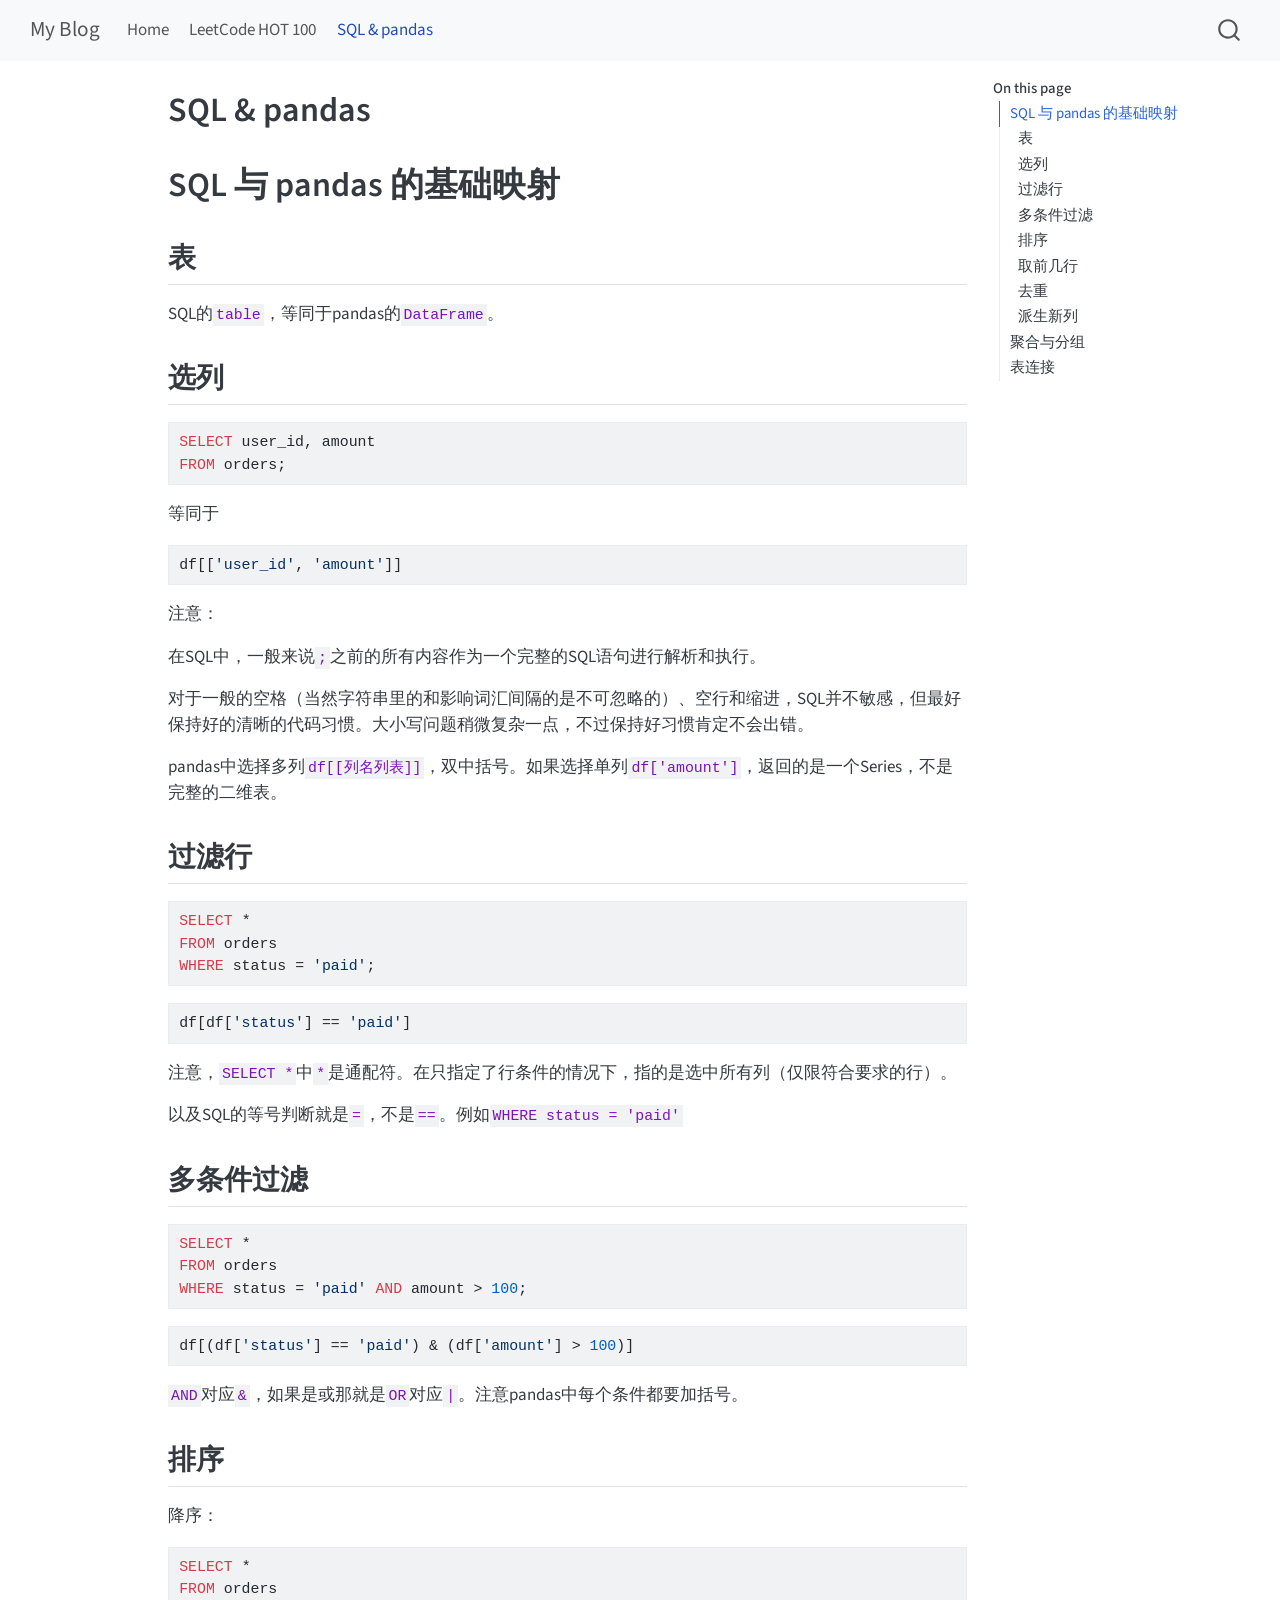
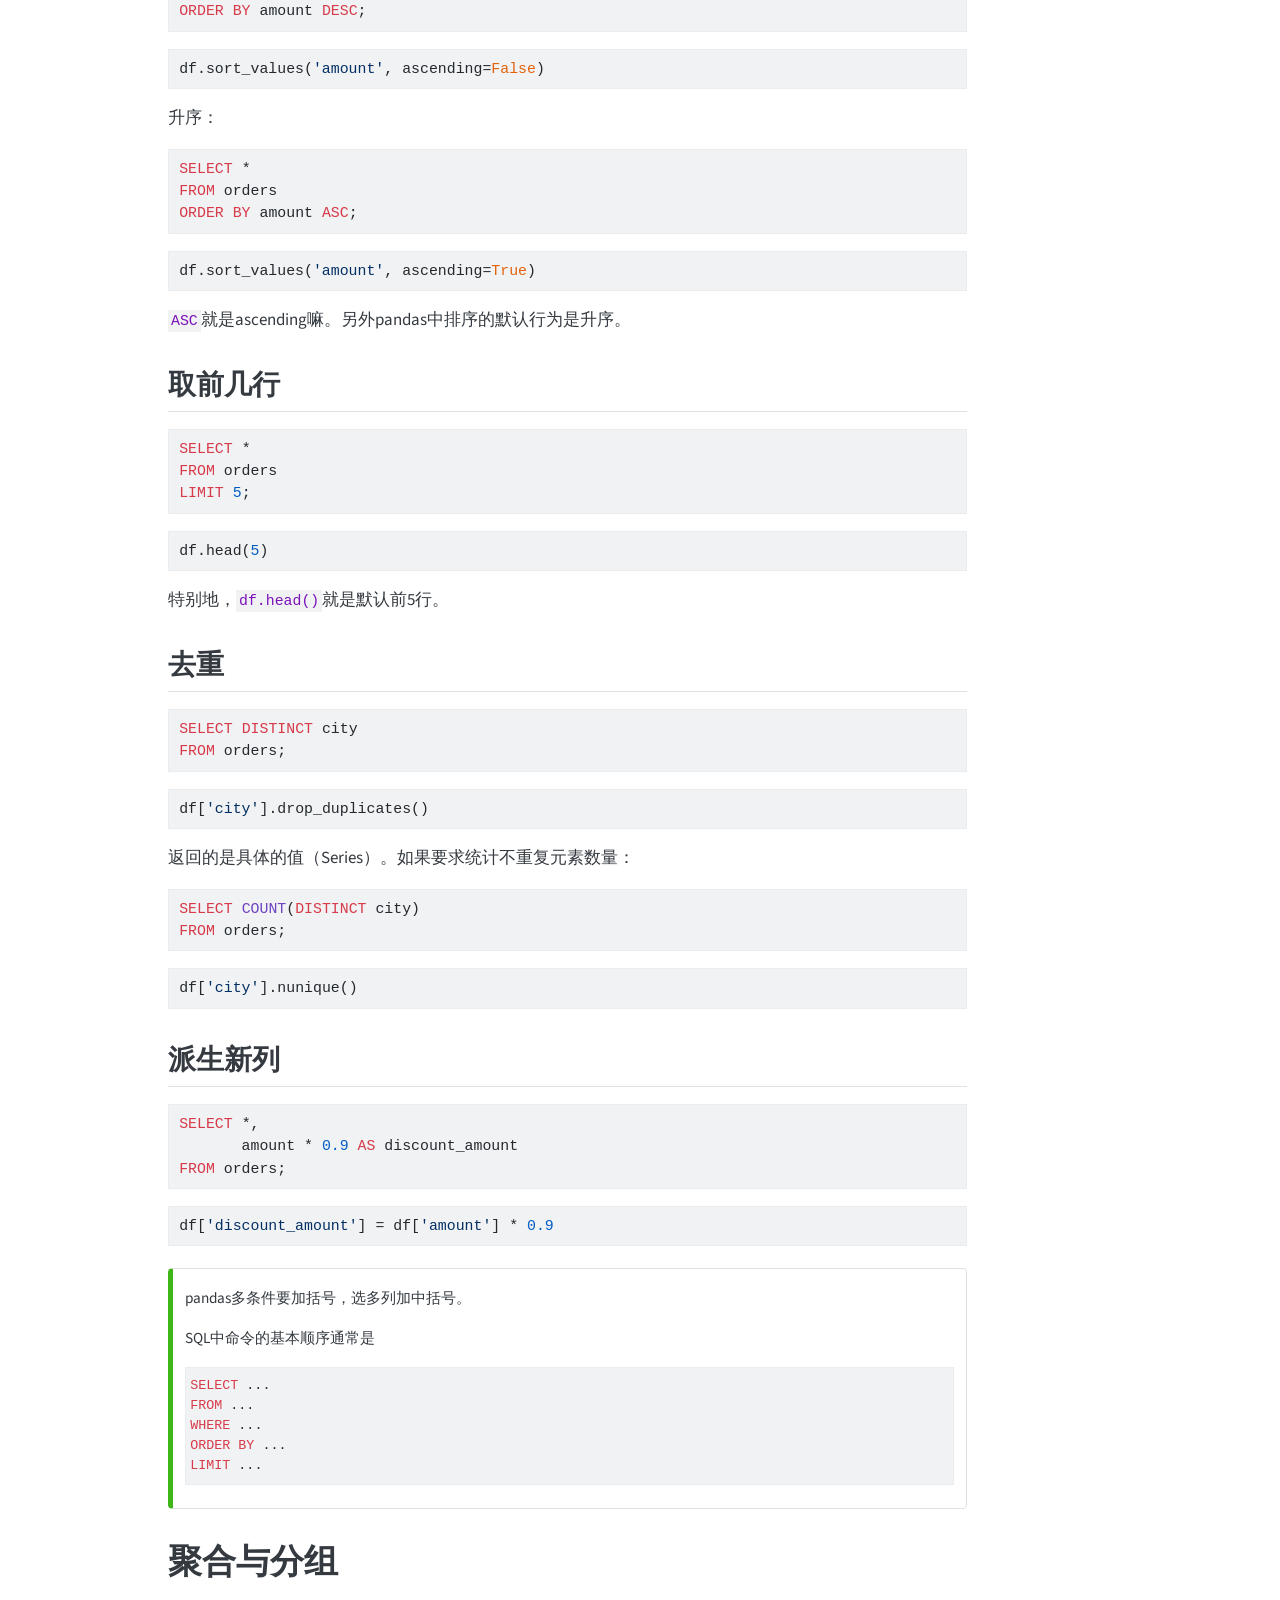
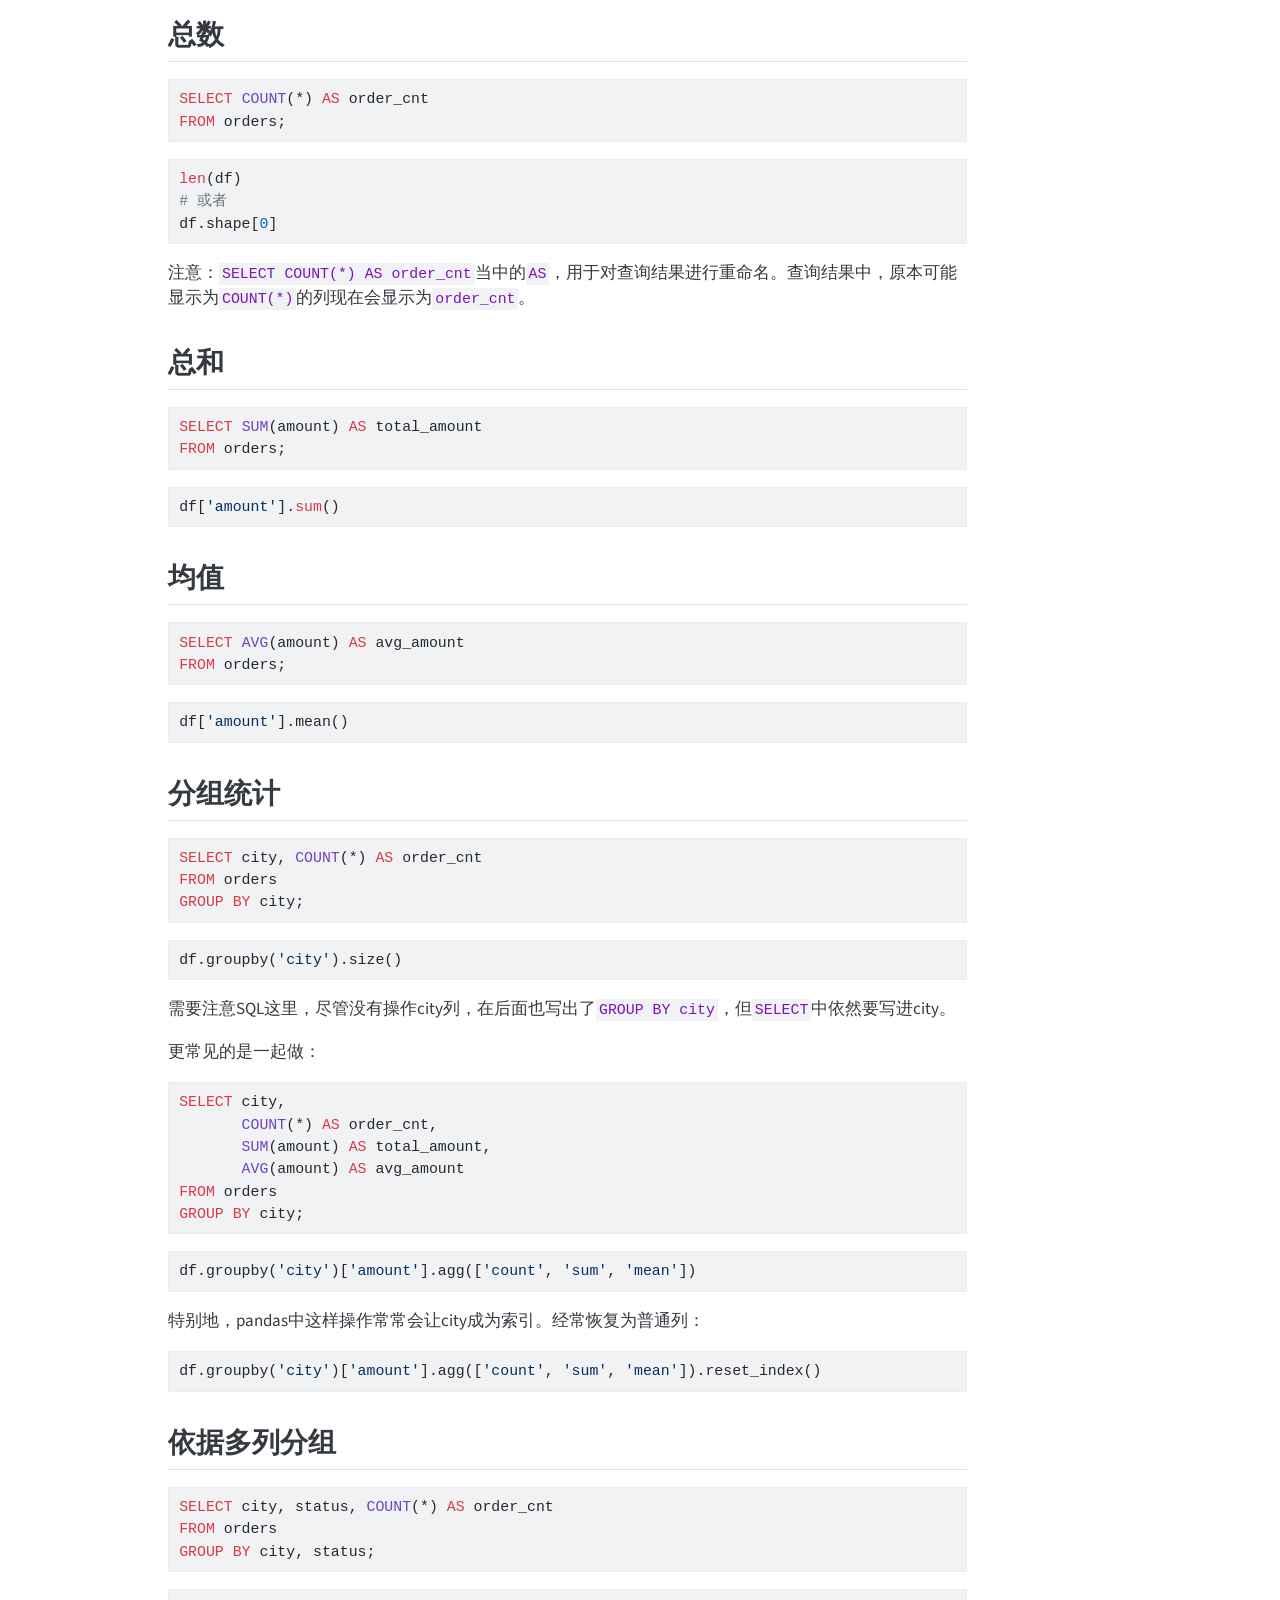
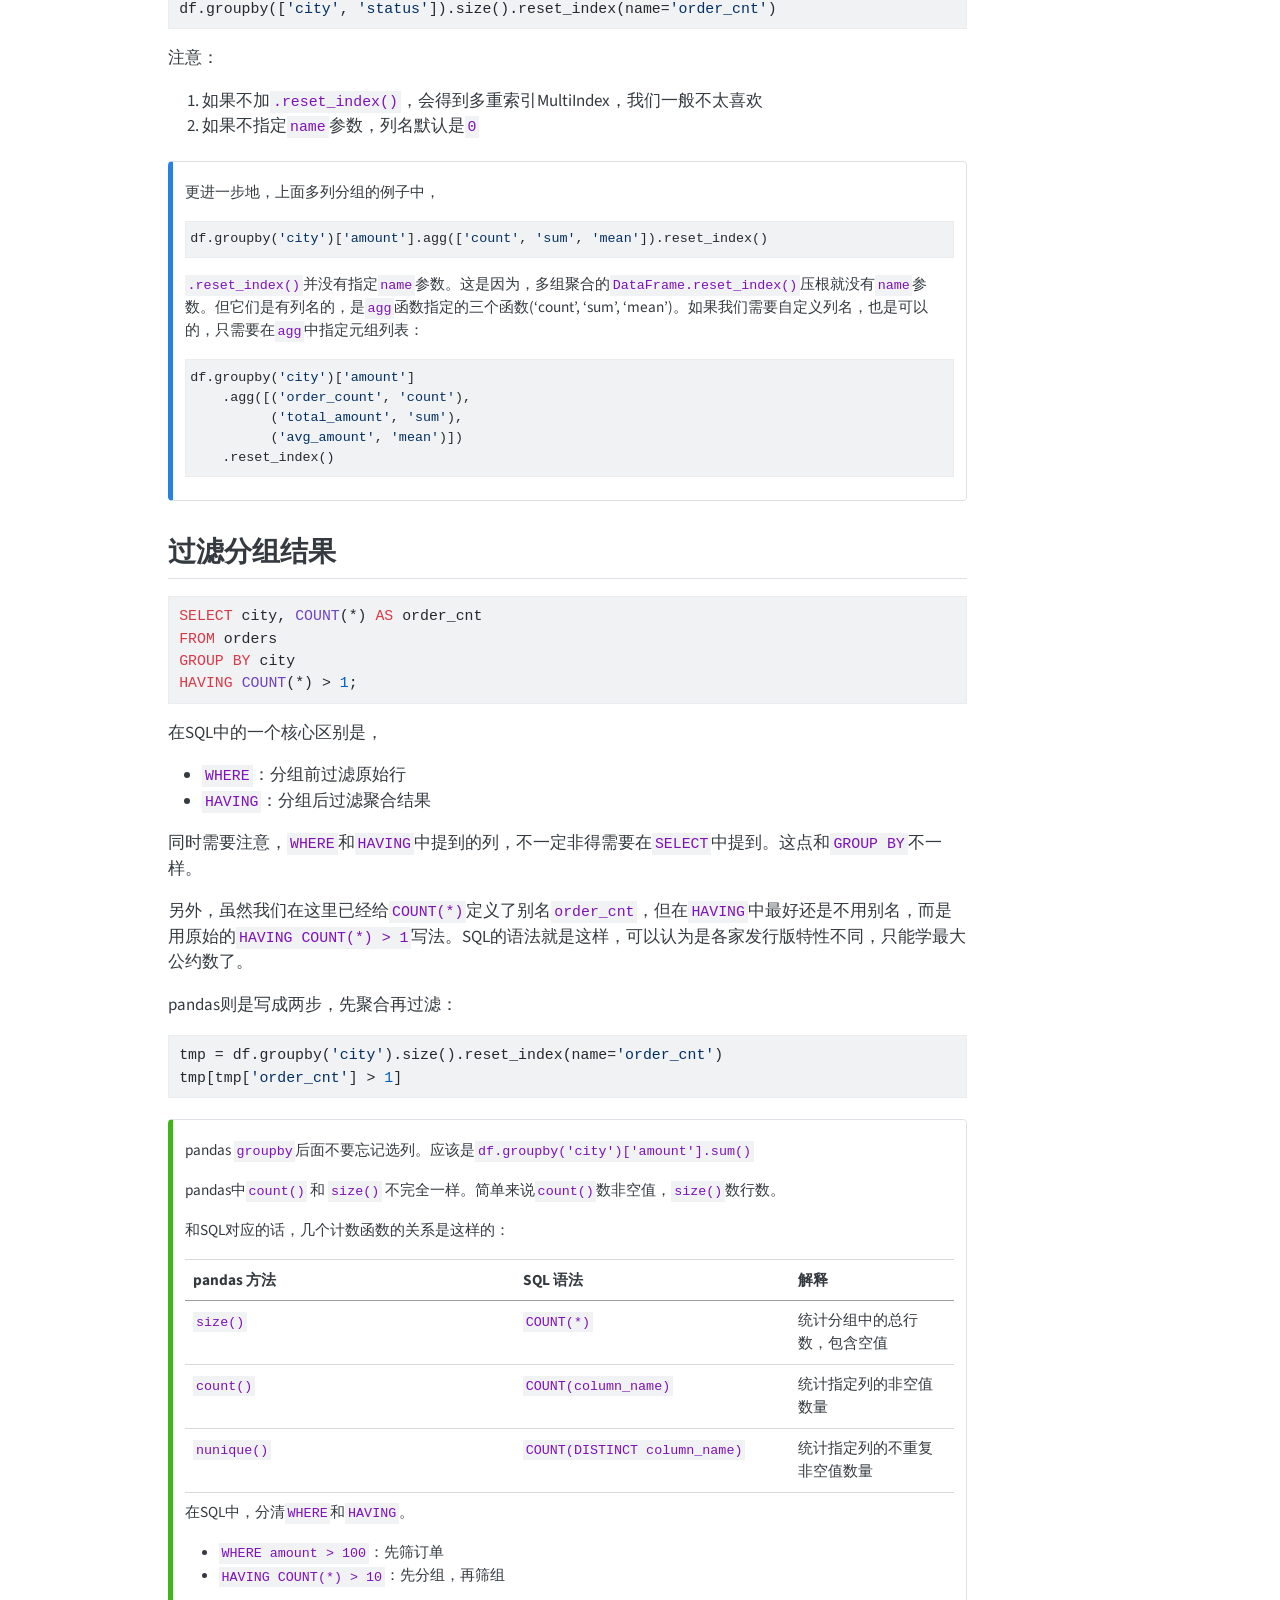
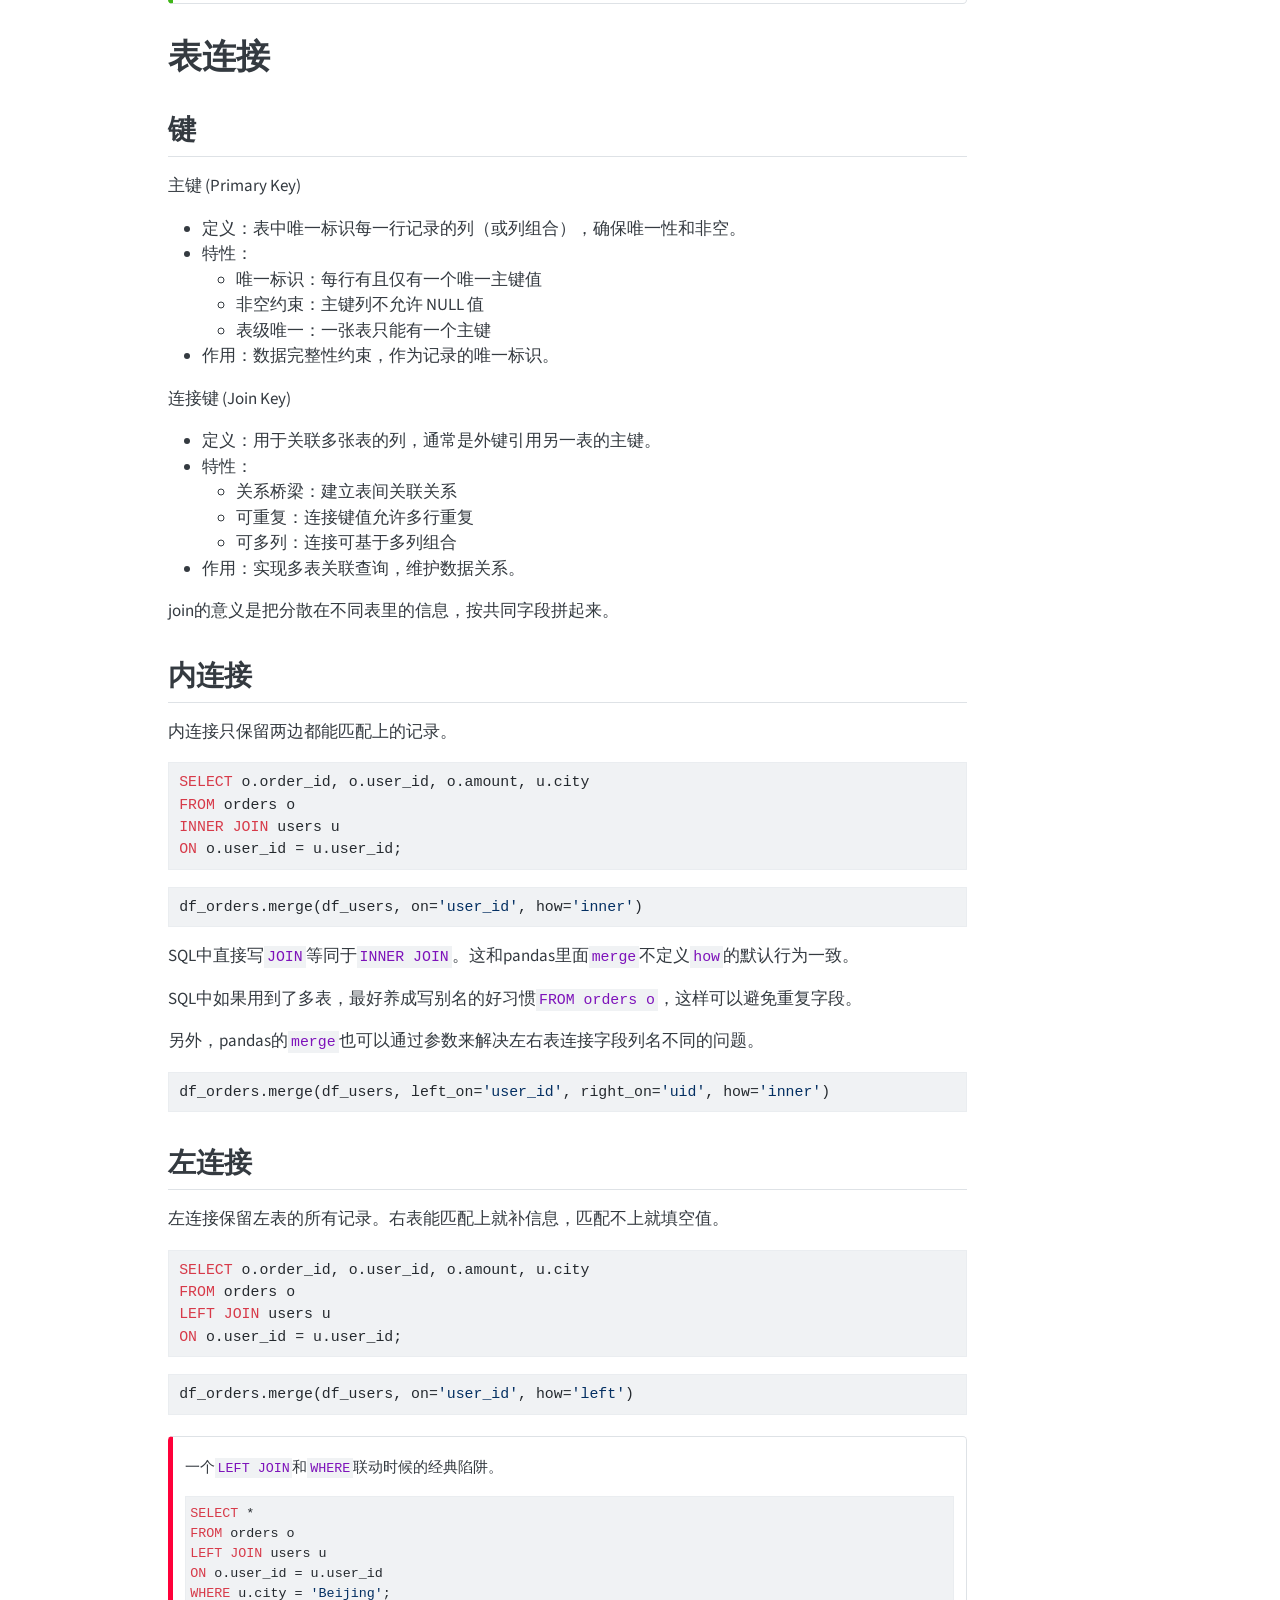
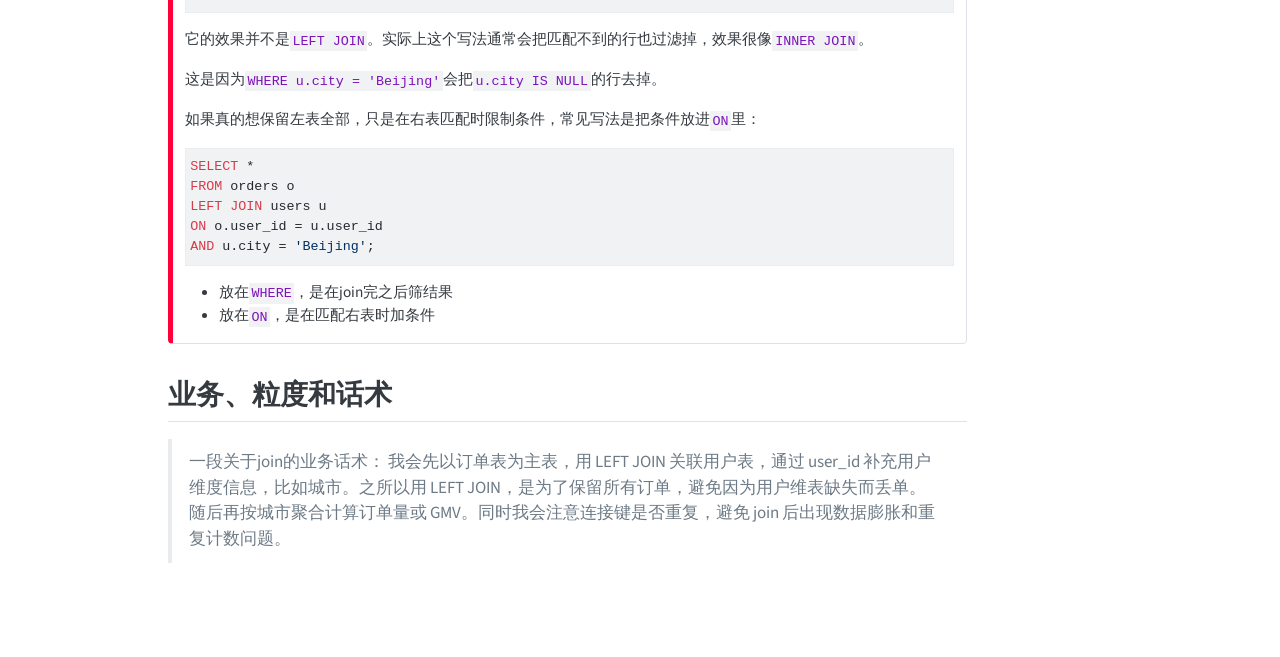
<file: docs/sqlpandas.html>
<!DOCTYPE html>
<html xmlns="http://www.w3.org/1999/xhtml" lang="en" xml:lang="en"><head>

<meta charset="utf-8">
<meta name="generator" content="quarto-1.9.31">

<meta name="viewport" content="width=device-width, initial-scale=1.0, user-scalable=yes">


<title>SQL &amp; pandas – My Blog</title>
<style>
/* Default styles provided by pandoc.
** See https://pandoc.org/MANUAL.html#variables-for-html for config info.
*/
code{white-space: pre-wrap;}
span.smallcaps{font-variant: small-caps;}
div.columns{display: flex; gap: min(4vw, 1.5em);}
div.column{flex: auto; overflow-x: auto;}
div.hanging-indent{margin-left: 1.5em; text-indent: -1.5em;}
ul.task-list{list-style: none;}
ul.task-list li input[type="checkbox"] {
  width: 0.8em;
  margin: 0 0.8em 0.2em -1em; /* quarto-specific, see https://github.com/quarto-dev/quarto-cli/issues/4556 */ 
  vertical-align: middle;
}
/* CSS for syntax highlighting */
html { -webkit-text-size-adjust: 100%; }
pre > code.sourceCode { white-space: pre; position: relative; }
pre > code.sourceCode > span { display: inline-block; line-height: 1.25; }
pre > code.sourceCode > span:empty { height: 1.2em; }
.sourceCode { overflow: visible; }
code.sourceCode > span { color: inherit; text-decoration: inherit; }
div.sourceCode { margin: 1em 0; }
pre.sourceCode { margin: 0; }
@media screen {
div.sourceCode { overflow: auto; }
}
@media print {
pre > code.sourceCode { white-space: pre-wrap; }
pre > code.sourceCode > span { text-indent: -5em; padding-left: 5em; }
}
pre.numberSource code
  { counter-reset: source-line 0; }
pre.numberSource code > span
  { position: relative; left: -4em; counter-increment: source-line; }
pre.numberSource code > span > a:first-child::before
  { content: counter(source-line);
    position: relative; left: -1em; text-align: right; vertical-align: baseline;
    border: none; display: inline-block;
    -webkit-touch-callout: none; -webkit-user-select: none;
    -khtml-user-select: none; -moz-user-select: none;
    -ms-user-select: none; user-select: none;
    padding: 0 4px; width: 4em;
  }
pre.numberSource { margin-left: 3em;  padding-left: 4px; }
div.sourceCode
  {   }
@media screen {
pre > code.sourceCode > span > a:first-child::before { text-decoration: underline; }
}
</style>


<script src="site_libs/quarto-nav/quarto-nav.js"></script>
<script src="site_libs/quarto-nav/headroom.min.js"></script>
<script src="site_libs/clipboard/clipboard.min.js"></script>
<script src="site_libs/quarto-search/autocomplete.umd.js"></script>
<script src="site_libs/quarto-search/fuse.min.js"></script>
<script src="site_libs/quarto-search/quarto-search.js"></script>
<meta name="quarto:offset" content="./">
<script src="site_libs/quarto-html/quarto.js" type="module"></script>
<script src="site_libs/quarto-html/tabsets/tabsets.js" type="module"></script>
<script src="site_libs/quarto-html/popper.min.js"></script>
<script src="site_libs/quarto-html/tippy.umd.min.js"></script>
<script src="site_libs/quarto-html/anchor.min.js"></script>
<link href="site_libs/quarto-html/tippy.css" rel="stylesheet">
<link href="site_libs/quarto-html/quarto-syntax-highlighting-9c584ca951e49926686c986861625e9f.css" rel="stylesheet" id="quarto-text-highlighting-styles">
<script src="site_libs/bootstrap/bootstrap.min.js"></script>
<link href="site_libs/bootstrap/bootstrap-icons.css" rel="stylesheet">
<link href="site_libs/bootstrap/bootstrap-a805d519a519d72066128bb8f160be3d.min.css" rel="stylesheet" append-hash="true" id="quarto-bootstrap" data-mode="light">
<script id="quarto-search-options" type="application/json">{
  "location": "navbar",
  "copy-button": false,
  "collapse-after": 3,
  "panel-placement": "end",
  "type": "overlay",
  "limit": 50,
  "keyboard-shortcut": [
    "f",
    "/",
    "s"
  ],
  "show-item-context": false,
  "language": {
    "search-no-results-text": "No results",
    "search-matching-documents-text": "matching documents",
    "search-copy-link-title": "Copy link to search",
    "search-hide-matches-text": "Hide additional matches",
    "search-more-match-text": "more match in this document",
    "search-more-matches-text": "more matches in this document",
    "search-clear-button-title": "Clear",
    "search-text-placeholder": "",
    "search-detached-cancel-button-title": "Cancel",
    "search-submit-button-title": "Submit",
    "search-label": "Search"
  }
}</script>


</head>

<body class="nav-fixed quarto-light">

<div id="quarto-search-results"></div>
  <header id="quarto-header" class="headroom fixed-top">
    <nav class="navbar navbar-expand-lg " data-bs-theme="dark">
      <div class="navbar-container container-fluid">
      <div class="navbar-brand-container mx-auto">
    <a class="navbar-brand" href="./index.html">
    <span class="navbar-title">My Blog</span>
    </a>
  </div>
            <div id="quarto-search" class="" title="Search"></div>
          <button class="navbar-toggler" type="button" data-bs-toggle="collapse" data-bs-target="#navbarCollapse" aria-controls="navbarCollapse" role="menu" aria-expanded="false" aria-label="Toggle navigation" onclick="if (window.quartoToggleHeadroom) { window.quartoToggleHeadroom(); }">
  <span class="navbar-toggler-icon"></span>
</button>
          <div class="collapse navbar-collapse" id="navbarCollapse">
            <ul class="navbar-nav navbar-nav-scroll me-auto">
  <li class="nav-item">
    <a class="nav-link" href="./index.html"> 
<span class="menu-text">Home</span></a>
  </li>  
  <li class="nav-item">
    <a class="nav-link" href="./leetcode.html"> 
<span class="menu-text">LeetCode HOT 100</span></a>
  </li>  
  <li class="nav-item">
    <a class="nav-link active" href="./sqlpandas.html" aria-current="page"> 
<span class="menu-text">SQL &amp; pandas</span></a>
  </li>  
</ul>
          </div> <!-- /navcollapse -->
            <div class="quarto-navbar-tools">
</div>
      </div> <!-- /container-fluid -->
    </nav>
</header>
<!-- content -->
<div id="quarto-content" class="quarto-container page-columns page-rows-contents page-layout-article page-navbar">
<!-- sidebar -->
<!-- margin-sidebar -->
    <div id="quarto-margin-sidebar" class="sidebar margin-sidebar">
        <nav id="TOC" role="doc-toc" class="toc-active">
    <h2 id="toc-title">On this page</h2>
   
  <ul>
  <li><a href="#sql-与-pandas-的基础映射" id="toc-sql-与-pandas-的基础映射" class="nav-link active" data-scroll-target="#sql-与-pandas-的基础映射">SQL 与 pandas 的基础映射</a>
  <ul class="collapse">
  <li><a href="#表" id="toc-表" class="nav-link" data-scroll-target="#表">表</a></li>
  <li><a href="#选列" id="toc-选列" class="nav-link" data-scroll-target="#选列">选列</a></li>
  <li><a href="#过滤行" id="toc-过滤行" class="nav-link" data-scroll-target="#过滤行">过滤行</a></li>
  <li><a href="#多条件过滤" id="toc-多条件过滤" class="nav-link" data-scroll-target="#多条件过滤">多条件过滤</a></li>
  <li><a href="#排序" id="toc-排序" class="nav-link" data-scroll-target="#排序">排序</a></li>
  <li><a href="#取前几行" id="toc-取前几行" class="nav-link" data-scroll-target="#取前几行">取前几行</a></li>
  <li><a href="#去重" id="toc-去重" class="nav-link" data-scroll-target="#去重">去重</a></li>
  <li><a href="#派生新列" id="toc-派生新列" class="nav-link" data-scroll-target="#派生新列">派生新列</a></li>
  </ul></li>
  <li><a href="#聚合与分组" id="toc-聚合与分组" class="nav-link" data-scroll-target="#聚合与分组">聚合与分组</a>
  <ul class="collapse">
  <li><a href="#总数" id="toc-总数" class="nav-link" data-scroll-target="#总数">总数</a></li>
  <li><a href="#总和" id="toc-总和" class="nav-link" data-scroll-target="#总和">总和</a></li>
  <li><a href="#均值" id="toc-均值" class="nav-link" data-scroll-target="#均值">均值</a></li>
  <li><a href="#分组统计" id="toc-分组统计" class="nav-link" data-scroll-target="#分组统计">分组统计</a></li>
  <li><a href="#依据多列分组" id="toc-依据多列分组" class="nav-link" data-scroll-target="#依据多列分组">依据多列分组</a></li>
  <li><a href="#过滤分组结果" id="toc-过滤分组结果" class="nav-link" data-scroll-target="#过滤分组结果">过滤分组结果</a></li>
  </ul></li>
  <li><a href="#表连接" id="toc-表连接" class="nav-link" data-scroll-target="#表连接">表连接</a>
  <ul class="collapse">
  <li><a href="#键" id="toc-键" class="nav-link" data-scroll-target="#键">键</a></li>
  <li><a href="#内连接" id="toc-内连接" class="nav-link" data-scroll-target="#内连接">内连接</a></li>
  <li><a href="#左连接" id="toc-左连接" class="nav-link" data-scroll-target="#左连接">左连接</a></li>
  <li><a href="#业务粒度和话术" id="toc-业务粒度和话术" class="nav-link" data-scroll-target="#业务粒度和话术">业务、粒度和话术</a></li>
  </ul></li>
  </ul>
</nav>
    </div>
<!-- main -->
<main class="content" id="quarto-document-content">

<header id="title-block-header" class="quarto-title-block default">
<div class="quarto-title">
<h1 class="title">SQL &amp; pandas</h1>
</div>



<div class="quarto-title-meta">

    
  
    
  </div>
  


</header>


<section id="sql-与-pandas-的基础映射" class="level1">
<h1>SQL 与 pandas 的基础映射</h1>
<section id="表" class="level2">
<h2 class="anchored" data-anchor-id="表">表</h2>
<p>SQL的<code>table</code>，等同于pandas的<code>DataFrame</code>。</p>
</section>
<section id="选列" class="level2">
<h2 class="anchored" data-anchor-id="选列">选列</h2>
<div class="code-copy-outer-scaffold"><div class="sourceCode" id="cb1"><pre class="sourceCode sql code-with-copy"><code class="sourceCode sql"><span id="cb1-1"><a href="#cb1-1" aria-hidden="true" tabindex="-1"></a><span class="kw">SELECT</span> user_id, amount</span>
<span id="cb1-2"><a href="#cb1-2" aria-hidden="true" tabindex="-1"></a><span class="kw">FROM</span> orders;</span></code></pre></div><button title="Copy to Clipboard" class="code-copy-button"><i class="bi"></i></button></div>
<p>等同于</p>
<div class="code-copy-outer-scaffold"><div class="sourceCode" id="cb2"><pre class="sourceCode python code-with-copy"><code class="sourceCode python"><span id="cb2-1"><a href="#cb2-1" aria-hidden="true" tabindex="-1"></a>df[[<span class="st">'user_id'</span>, <span class="st">'amount'</span>]]</span></code></pre></div><button title="Copy to Clipboard" class="code-copy-button"><i class="bi"></i></button></div>
<p>注意：</p>
<p>在SQL中，一般来说<code>;</code>之前的所有内容作为一个完整的SQL语句进行解析和执行。</p>
<p>对于一般的空格（当然字符串里的和影响词汇间隔的是不可忽略的）、空行和缩进，SQL并不敏感，但最好保持好的清晰的代码习惯。大小写问题稍微复杂一点，不过保持好习惯肯定不会出错。</p>
<p>pandas中选择多列<code>df[[列名列表]]</code>，双中括号。如果选择单列<code>df['amount']</code>，返回的是一个Series，不是完整的二维表。</p>
</section>
<section id="过滤行" class="level2">
<h2 class="anchored" data-anchor-id="过滤行">过滤行</h2>
<div class="code-copy-outer-scaffold"><div class="sourceCode" id="cb3"><pre class="sourceCode sql code-with-copy"><code class="sourceCode sql"><span id="cb3-1"><a href="#cb3-1" aria-hidden="true" tabindex="-1"></a><span class="kw">SELECT</span> <span class="op">*</span></span>
<span id="cb3-2"><a href="#cb3-2" aria-hidden="true" tabindex="-1"></a><span class="kw">FROM</span> orders</span>
<span id="cb3-3"><a href="#cb3-3" aria-hidden="true" tabindex="-1"></a><span class="kw">WHERE</span> status <span class="op">=</span> <span class="st">'paid'</span>;</span></code></pre></div><button title="Copy to Clipboard" class="code-copy-button"><i class="bi"></i></button></div>
<div id="2cf29774" class="cell" data-execution_count="2">
<div class="code-copy-outer-scaffold"><div class="sourceCode cell-code" id="cb4"><pre class="sourceCode python code-with-copy"><code class="sourceCode python"><span id="cb4-1"><a href="#cb4-1" aria-hidden="true" tabindex="-1"></a>df[df[<span class="st">'status'</span>] <span class="op">==</span> <span class="st">'paid'</span>]</span></code></pre></div><button title="Copy to Clipboard" class="code-copy-button"><i class="bi"></i></button></div>
</div>
<p>注意，<code>SELECT *</code>中<code>*</code>是通配符。在只指定了行条件的情况下，指的是选中所有列（仅限符合要求的行）。</p>
<p>以及SQL的等号判断就是<code>=</code>，不是<code>==</code>。例如<code>WHERE status = 'paid'</code></p>
</section>
<section id="多条件过滤" class="level2">
<h2 class="anchored" data-anchor-id="多条件过滤">多条件过滤</h2>
<div class="code-copy-outer-scaffold"><div class="sourceCode" id="cb5"><pre class="sourceCode sql code-with-copy"><code class="sourceCode sql"><span id="cb5-1"><a href="#cb5-1" aria-hidden="true" tabindex="-1"></a><span class="kw">SELECT</span> <span class="op">*</span></span>
<span id="cb5-2"><a href="#cb5-2" aria-hidden="true" tabindex="-1"></a><span class="kw">FROM</span> orders</span>
<span id="cb5-3"><a href="#cb5-3" aria-hidden="true" tabindex="-1"></a><span class="kw">WHERE</span> status <span class="op">=</span> <span class="st">'paid'</span> <span class="kw">AND</span> amount <span class="op">&gt;</span> <span class="dv">100</span>;</span></code></pre></div><button title="Copy to Clipboard" class="code-copy-button"><i class="bi"></i></button></div>
<div id="c4b8b972" class="cell" data-execution_count="3">
<div class="code-copy-outer-scaffold"><div class="sourceCode cell-code" id="cb6"><pre class="sourceCode python code-with-copy"><code class="sourceCode python"><span id="cb6-1"><a href="#cb6-1" aria-hidden="true" tabindex="-1"></a>df[(df[<span class="st">'status'</span>] <span class="op">==</span> <span class="st">'paid'</span>) <span class="op">&amp;</span> (df[<span class="st">'amount'</span>] <span class="op">&gt;</span> <span class="dv">100</span>)]</span></code></pre></div><button title="Copy to Clipboard" class="code-copy-button"><i class="bi"></i></button></div>
</div>
<p><code>AND</code>对应<code>&amp;</code>，如果是或那就是<code>OR</code>对应<code>|</code>。注意pandas中每个条件都要加括号。</p>
</section>
<section id="排序" class="level2">
<h2 class="anchored" data-anchor-id="排序">排序</h2>
<p>降序：</p>
<div class="code-copy-outer-scaffold"><div class="sourceCode" id="cb7"><pre class="sourceCode sql code-with-copy"><code class="sourceCode sql"><span id="cb7-1"><a href="#cb7-1" aria-hidden="true" tabindex="-1"></a><span class="kw">SELECT</span> <span class="op">*</span></span>
<span id="cb7-2"><a href="#cb7-2" aria-hidden="true" tabindex="-1"></a><span class="kw">FROM</span> orders</span>
<span id="cb7-3"><a href="#cb7-3" aria-hidden="true" tabindex="-1"></a><span class="kw">ORDER</span> <span class="kw">BY</span> amount <span class="kw">DESC</span>;</span></code></pre></div><button title="Copy to Clipboard" class="code-copy-button"><i class="bi"></i></button></div>
<div id="43cd72bf" class="cell" data-execution_count="4">
<div class="code-copy-outer-scaffold"><div class="sourceCode cell-code" id="cb8"><pre class="sourceCode python code-with-copy"><code class="sourceCode python"><span id="cb8-1"><a href="#cb8-1" aria-hidden="true" tabindex="-1"></a>df.sort_values(<span class="st">'amount'</span>, ascending<span class="op">=</span><span class="va">False</span>)</span></code></pre></div><button title="Copy to Clipboard" class="code-copy-button"><i class="bi"></i></button></div>
</div>
<p>升序：</p>
<div class="code-copy-outer-scaffold"><div class="sourceCode" id="cb9"><pre class="sourceCode sql code-with-copy"><code class="sourceCode sql"><span id="cb9-1"><a href="#cb9-1" aria-hidden="true" tabindex="-1"></a><span class="kw">SELECT</span> <span class="op">*</span></span>
<span id="cb9-2"><a href="#cb9-2" aria-hidden="true" tabindex="-1"></a><span class="kw">FROM</span> orders</span>
<span id="cb9-3"><a href="#cb9-3" aria-hidden="true" tabindex="-1"></a><span class="kw">ORDER</span> <span class="kw">BY</span> amount <span class="kw">ASC</span>;</span></code></pre></div><button title="Copy to Clipboard" class="code-copy-button"><i class="bi"></i></button></div>
<div id="1bcc912e" class="cell" data-execution_count="5">
<div class="code-copy-outer-scaffold"><div class="sourceCode cell-code" id="cb10"><pre class="sourceCode python code-with-copy"><code class="sourceCode python"><span id="cb10-1"><a href="#cb10-1" aria-hidden="true" tabindex="-1"></a>df.sort_values(<span class="st">'amount'</span>, ascending<span class="op">=</span><span class="va">True</span>)</span></code></pre></div><button title="Copy to Clipboard" class="code-copy-button"><i class="bi"></i></button></div>
</div>
<p><code>ASC</code>就是ascending嘛。另外pandas中排序的默认行为是升序。</p>
</section>
<section id="取前几行" class="level2">
<h2 class="anchored" data-anchor-id="取前几行">取前几行</h2>
<div class="code-copy-outer-scaffold"><div class="sourceCode" id="cb11"><pre class="sourceCode sql code-with-copy"><code class="sourceCode sql"><span id="cb11-1"><a href="#cb11-1" aria-hidden="true" tabindex="-1"></a><span class="kw">SELECT</span> <span class="op">*</span></span>
<span id="cb11-2"><a href="#cb11-2" aria-hidden="true" tabindex="-1"></a><span class="kw">FROM</span> orders</span>
<span id="cb11-3"><a href="#cb11-3" aria-hidden="true" tabindex="-1"></a><span class="kw">LIMIT</span> <span class="dv">5</span>;</span></code></pre></div><button title="Copy to Clipboard" class="code-copy-button"><i class="bi"></i></button></div>
<div id="152499cc" class="cell" data-execution_count="6">
<div class="code-copy-outer-scaffold"><div class="sourceCode cell-code" id="cb12"><pre class="sourceCode python code-with-copy"><code class="sourceCode python"><span id="cb12-1"><a href="#cb12-1" aria-hidden="true" tabindex="-1"></a>df.head(<span class="dv">5</span>)</span></code></pre></div><button title="Copy to Clipboard" class="code-copy-button"><i class="bi"></i></button></div>
</div>
<p>特别地，<code>df.head()</code>就是默认前5行。</p>
</section>
<section id="去重" class="level2">
<h2 class="anchored" data-anchor-id="去重">去重</h2>
<div class="code-copy-outer-scaffold"><div class="sourceCode" id="cb13"><pre class="sourceCode sql code-with-copy"><code class="sourceCode sql"><span id="cb13-1"><a href="#cb13-1" aria-hidden="true" tabindex="-1"></a><span class="kw">SELECT</span> <span class="kw">DISTINCT</span> city</span>
<span id="cb13-2"><a href="#cb13-2" aria-hidden="true" tabindex="-1"></a><span class="kw">FROM</span> orders;</span></code></pre></div><button title="Copy to Clipboard" class="code-copy-button"><i class="bi"></i></button></div>
<div id="32a4d2e3" class="cell" data-execution_count="7">
<div class="code-copy-outer-scaffold"><div class="sourceCode cell-code" id="cb14"><pre class="sourceCode python code-with-copy"><code class="sourceCode python"><span id="cb14-1"><a href="#cb14-1" aria-hidden="true" tabindex="-1"></a>df[<span class="st">'city'</span>].drop_duplicates()</span></code></pre></div><button title="Copy to Clipboard" class="code-copy-button"><i class="bi"></i></button></div>
</div>
<p>返回的是具体的值（Series）。如果要求统计不重复元素数量：</p>
<div class="code-copy-outer-scaffold"><div class="sourceCode" id="cb15"><pre class="sourceCode sql code-with-copy"><code class="sourceCode sql"><span id="cb15-1"><a href="#cb15-1" aria-hidden="true" tabindex="-1"></a><span class="kw">SELECT</span> <span class="fu">COUNT</span>(<span class="kw">DISTINCT</span> city)</span>
<span id="cb15-2"><a href="#cb15-2" aria-hidden="true" tabindex="-1"></a><span class="kw">FROM</span> orders;</span></code></pre></div><button title="Copy to Clipboard" class="code-copy-button"><i class="bi"></i></button></div>
<div id="81f2af12" class="cell" data-execution_count="8">
<div class="code-copy-outer-scaffold"><div class="sourceCode cell-code" id="cb16"><pre class="sourceCode python code-with-copy"><code class="sourceCode python"><span id="cb16-1"><a href="#cb16-1" aria-hidden="true" tabindex="-1"></a>df[<span class="st">'city'</span>].nunique()</span></code></pre></div><button title="Copy to Clipboard" class="code-copy-button"><i class="bi"></i></button></div>
</div>
</section>
<section id="派生新列" class="level2">
<h2 class="anchored" data-anchor-id="派生新列">派生新列</h2>
<div class="code-copy-outer-scaffold"><div class="sourceCode" id="cb17"><pre class="sourceCode sql code-with-copy"><code class="sourceCode sql"><span id="cb17-1"><a href="#cb17-1" aria-hidden="true" tabindex="-1"></a><span class="kw">SELECT</span> <span class="op">*</span>,</span>
<span id="cb17-2"><a href="#cb17-2" aria-hidden="true" tabindex="-1"></a>       amount <span class="op">*</span> <span class="fl">0.9</span> <span class="kw">AS</span> discount_amount</span>
<span id="cb17-3"><a href="#cb17-3" aria-hidden="true" tabindex="-1"></a><span class="kw">FROM</span> orders;</span></code></pre></div><button title="Copy to Clipboard" class="code-copy-button"><i class="bi"></i></button></div>
<div id="d2d07ed3" class="cell" data-execution_count="9">
<div class="code-copy-outer-scaffold"><div class="sourceCode cell-code" id="cb18"><pre class="sourceCode python code-with-copy"><code class="sourceCode python"><span id="cb18-1"><a href="#cb18-1" aria-hidden="true" tabindex="-1"></a>df[<span class="st">'discount_amount'</span>] <span class="op">=</span> df[<span class="st">'amount'</span>] <span class="op">*</span> <span class="fl">0.9</span></span></code></pre></div><button title="Copy to Clipboard" class="code-copy-button"><i class="bi"></i></button></div>
</div>
<div class="callout callout-style-simple callout-tip no-icon">
<div class="callout-body d-flex">
<div class="callout-icon-container">
<i class="callout-icon no-icon"></i>
</div>
<div class="callout-body-container">
<p>pandas多条件要加括号，选多列加中括号。</p>
<p>SQL中命令的基本顺序通常是</p>
<div class="code-copy-outer-scaffold"><div class="sourceCode" id="cb19"><pre class="sourceCode sql code-with-copy"><code class="sourceCode sql"><span id="cb19-1"><a href="#cb19-1" aria-hidden="true" tabindex="-1"></a><span class="kw">SELECT</span> <span class="op">..</span>.</span>
<span id="cb19-2"><a href="#cb19-2" aria-hidden="true" tabindex="-1"></a><span class="kw">FROM</span> <span class="op">..</span>.</span>
<span id="cb19-3"><a href="#cb19-3" aria-hidden="true" tabindex="-1"></a><span class="kw">WHERE</span> <span class="op">..</span>.</span>
<span id="cb19-4"><a href="#cb19-4" aria-hidden="true" tabindex="-1"></a><span class="kw">ORDER</span> <span class="kw">BY</span> <span class="op">..</span>.</span>
<span id="cb19-5"><a href="#cb19-5" aria-hidden="true" tabindex="-1"></a><span class="kw">LIMIT</span> <span class="op">..</span>.</span></code></pre></div><button title="Copy to Clipboard" class="code-copy-button"><i class="bi"></i></button></div>
</div>
</div>
</div>
</section>
</section>
<section id="聚合与分组" class="level1">
<h1>聚合与分组</h1>
<section id="总数" class="level2">
<h2 class="anchored" data-anchor-id="总数">总数</h2>
<div class="code-copy-outer-scaffold"><div class="sourceCode" id="cb20"><pre class="sourceCode sql code-with-copy"><code class="sourceCode sql"><span id="cb20-1"><a href="#cb20-1" aria-hidden="true" tabindex="-1"></a><span class="kw">SELECT</span> <span class="fu">COUNT</span>(<span class="op">*</span>) <span class="kw">AS</span> order_cnt</span>
<span id="cb20-2"><a href="#cb20-2" aria-hidden="true" tabindex="-1"></a><span class="kw">FROM</span> orders;</span></code></pre></div><button title="Copy to Clipboard" class="code-copy-button"><i class="bi"></i></button></div>
<div id="a6e16528" class="cell" data-execution_count="10">
<div class="code-copy-outer-scaffold"><div class="sourceCode cell-code" id="cb21"><pre class="sourceCode python code-with-copy"><code class="sourceCode python"><span id="cb21-1"><a href="#cb21-1" aria-hidden="true" tabindex="-1"></a><span class="bu">len</span>(df)</span>
<span id="cb21-2"><a href="#cb21-2" aria-hidden="true" tabindex="-1"></a><span class="co"># 或者</span></span>
<span id="cb21-3"><a href="#cb21-3" aria-hidden="true" tabindex="-1"></a>df.shape[<span class="dv">0</span>]</span></code></pre></div><button title="Copy to Clipboard" class="code-copy-button"><i class="bi"></i></button></div>
</div>
<p>注意：<code>SELECT COUNT(*) AS order_cnt</code>当中的<code>AS</code>，用于对查询结果进行重命名。查询结果中，原本可能显示为<code>COUNT(*)</code>的列现在会显示为<code>order_cnt</code>。</p>
</section>
<section id="总和" class="level2">
<h2 class="anchored" data-anchor-id="总和">总和</h2>
<div class="code-copy-outer-scaffold"><div class="sourceCode" id="cb22"><pre class="sourceCode sql code-with-copy"><code class="sourceCode sql"><span id="cb22-1"><a href="#cb22-1" aria-hidden="true" tabindex="-1"></a><span class="kw">SELECT</span> <span class="fu">SUM</span>(amount) <span class="kw">AS</span> total_amount</span>
<span id="cb22-2"><a href="#cb22-2" aria-hidden="true" tabindex="-1"></a><span class="kw">FROM</span> orders;</span></code></pre></div><button title="Copy to Clipboard" class="code-copy-button"><i class="bi"></i></button></div>
<div id="995c966c" class="cell" data-execution_count="11">
<div class="code-copy-outer-scaffold"><div class="sourceCode cell-code" id="cb23"><pre class="sourceCode python code-with-copy"><code class="sourceCode python"><span id="cb23-1"><a href="#cb23-1" aria-hidden="true" tabindex="-1"></a>df[<span class="st">'amount'</span>].<span class="bu">sum</span>()</span></code></pre></div><button title="Copy to Clipboard" class="code-copy-button"><i class="bi"></i></button></div>
</div>
</section>
<section id="均值" class="level2">
<h2 class="anchored" data-anchor-id="均值">均值</h2>
<div class="code-copy-outer-scaffold"><div class="sourceCode" id="cb24"><pre class="sourceCode sql code-with-copy"><code class="sourceCode sql"><span id="cb24-1"><a href="#cb24-1" aria-hidden="true" tabindex="-1"></a><span class="kw">SELECT</span> <span class="fu">AVG</span>(amount) <span class="kw">AS</span> avg_amount</span>
<span id="cb24-2"><a href="#cb24-2" aria-hidden="true" tabindex="-1"></a><span class="kw">FROM</span> orders;</span></code></pre></div><button title="Copy to Clipboard" class="code-copy-button"><i class="bi"></i></button></div>
<div id="be0b1f9d" class="cell" data-execution_count="12">
<div class="code-copy-outer-scaffold"><div class="sourceCode cell-code" id="cb25"><pre class="sourceCode python code-with-copy"><code class="sourceCode python"><span id="cb25-1"><a href="#cb25-1" aria-hidden="true" tabindex="-1"></a>df[<span class="st">'amount'</span>].mean()</span></code></pre></div><button title="Copy to Clipboard" class="code-copy-button"><i class="bi"></i></button></div>
</div>
</section>
<section id="分组统计" class="level2">
<h2 class="anchored" data-anchor-id="分组统计">分组统计</h2>
<div class="code-copy-outer-scaffold"><div class="sourceCode" id="cb26"><pre class="sourceCode sql code-with-copy"><code class="sourceCode sql"><span id="cb26-1"><a href="#cb26-1" aria-hidden="true" tabindex="-1"></a><span class="kw">SELECT</span> city, <span class="fu">COUNT</span>(<span class="op">*</span>) <span class="kw">AS</span> order_cnt</span>
<span id="cb26-2"><a href="#cb26-2" aria-hidden="true" tabindex="-1"></a><span class="kw">FROM</span> orders</span>
<span id="cb26-3"><a href="#cb26-3" aria-hidden="true" tabindex="-1"></a><span class="kw">GROUP</span> <span class="kw">BY</span> city;</span></code></pre></div><button title="Copy to Clipboard" class="code-copy-button"><i class="bi"></i></button></div>
<div id="8f1f5a18" class="cell" data-execution_count="13">
<div class="code-copy-outer-scaffold"><div class="sourceCode cell-code" id="cb27"><pre class="sourceCode python code-with-copy"><code class="sourceCode python"><span id="cb27-1"><a href="#cb27-1" aria-hidden="true" tabindex="-1"></a>df.groupby(<span class="st">'city'</span>).size()</span></code></pre></div><button title="Copy to Clipboard" class="code-copy-button"><i class="bi"></i></button></div>
</div>
<p>需要注意SQL这里，尽管没有操作city列，在后面也写出了<code>GROUP BY city</code>，但<code>SELECT</code>中依然要写进city。</p>
<p>更常见的是一起做：</p>
<div class="code-copy-outer-scaffold"><div class="sourceCode" id="cb28"><pre class="sourceCode sql code-with-copy"><code class="sourceCode sql"><span id="cb28-1"><a href="#cb28-1" aria-hidden="true" tabindex="-1"></a><span class="kw">SELECT</span> city,</span>
<span id="cb28-2"><a href="#cb28-2" aria-hidden="true" tabindex="-1"></a>       <span class="fu">COUNT</span>(<span class="op">*</span>) <span class="kw">AS</span> order_cnt,</span>
<span id="cb28-3"><a href="#cb28-3" aria-hidden="true" tabindex="-1"></a>       <span class="fu">SUM</span>(amount) <span class="kw">AS</span> total_amount,</span>
<span id="cb28-4"><a href="#cb28-4" aria-hidden="true" tabindex="-1"></a>       <span class="fu">AVG</span>(amount) <span class="kw">AS</span> avg_amount</span>
<span id="cb28-5"><a href="#cb28-5" aria-hidden="true" tabindex="-1"></a><span class="kw">FROM</span> orders</span>
<span id="cb28-6"><a href="#cb28-6" aria-hidden="true" tabindex="-1"></a><span class="kw">GROUP</span> <span class="kw">BY</span> city;</span></code></pre></div><button title="Copy to Clipboard" class="code-copy-button"><i class="bi"></i></button></div>
<div id="f4bd851b" class="cell" data-execution_count="14">
<div class="code-copy-outer-scaffold"><div class="sourceCode cell-code" id="cb29"><pre class="sourceCode python code-with-copy"><code class="sourceCode python"><span id="cb29-1"><a href="#cb29-1" aria-hidden="true" tabindex="-1"></a>df.groupby(<span class="st">'city'</span>)[<span class="st">'amount'</span>].agg([<span class="st">'count'</span>, <span class="st">'sum'</span>, <span class="st">'mean'</span>])</span></code></pre></div><button title="Copy to Clipboard" class="code-copy-button"><i class="bi"></i></button></div>
</div>
<p>特别地，pandas中这样操作常常会让city成为索引。经常恢复为普通列：</p>
<div id="dfeabfe1" class="cell" data-execution_count="15">
<div class="code-copy-outer-scaffold"><div class="sourceCode cell-code" id="cb30"><pre class="sourceCode python code-with-copy"><code class="sourceCode python"><span id="cb30-1"><a href="#cb30-1" aria-hidden="true" tabindex="-1"></a>df.groupby(<span class="st">'city'</span>)[<span class="st">'amount'</span>].agg([<span class="st">'count'</span>, <span class="st">'sum'</span>, <span class="st">'mean'</span>]).reset_index()</span></code></pre></div><button title="Copy to Clipboard" class="code-copy-button"><i class="bi"></i></button></div>
</div>
</section>
<section id="依据多列分组" class="level2">
<h2 class="anchored" data-anchor-id="依据多列分组">依据多列分组</h2>
<div class="code-copy-outer-scaffold"><div class="sourceCode" id="cb31"><pre class="sourceCode sql code-with-copy"><code class="sourceCode sql"><span id="cb31-1"><a href="#cb31-1" aria-hidden="true" tabindex="-1"></a><span class="kw">SELECT</span> city, status, <span class="fu">COUNT</span>(<span class="op">*</span>) <span class="kw">AS</span> order_cnt</span>
<span id="cb31-2"><a href="#cb31-2" aria-hidden="true" tabindex="-1"></a><span class="kw">FROM</span> orders</span>
<span id="cb31-3"><a href="#cb31-3" aria-hidden="true" tabindex="-1"></a><span class="kw">GROUP</span> <span class="kw">BY</span> city, status;</span></code></pre></div><button title="Copy to Clipboard" class="code-copy-button"><i class="bi"></i></button></div>
<div id="4dd1b11e" class="cell" data-execution_count="16">
<div class="code-copy-outer-scaffold"><div class="sourceCode cell-code" id="cb32"><pre class="sourceCode python code-with-copy"><code class="sourceCode python"><span id="cb32-1"><a href="#cb32-1" aria-hidden="true" tabindex="-1"></a>df.groupby([<span class="st">'city'</span>, <span class="st">'status'</span>]).size().reset_index(name<span class="op">=</span><span class="st">'order_cnt'</span>)</span></code></pre></div><button title="Copy to Clipboard" class="code-copy-button"><i class="bi"></i></button></div>
</div>
<p>注意：</p>
<ol type="1">
<li>如果不加<code>.reset_index()</code>，会得到多重索引MultiIndex，我们一般不太喜欢</li>
<li>如果不指定<code>name</code>参数，列名默认是<code>0</code></li>
</ol>
<div class="callout callout-style-simple callout-note no-icon">
<div class="callout-body d-flex">
<div class="callout-icon-container">
<i class="callout-icon no-icon"></i>
</div>
<div class="callout-body-container">
<p>更进一步地，上面多列分组的例子中，</p>
<div id="a78f4e53" class="cell" data-execution_count="17">
<div class="code-copy-outer-scaffold"><div class="sourceCode cell-code" id="cb33"><pre class="sourceCode python code-with-copy"><code class="sourceCode python"><span id="cb33-1"><a href="#cb33-1" aria-hidden="true" tabindex="-1"></a>df.groupby(<span class="st">'city'</span>)[<span class="st">'amount'</span>].agg([<span class="st">'count'</span>, <span class="st">'sum'</span>, <span class="st">'mean'</span>]).reset_index()</span></code></pre></div><button title="Copy to Clipboard" class="code-copy-button"><i class="bi"></i></button></div>
</div>
<p><code>.reset_index()</code>并没有指定<code>name</code>参数。这是因为，多组聚合的<code>DataFrame.reset_index()</code>压根就没有<code>name</code>参数。但它们是有列名的，是<code>agg</code>函数指定的三个函数(‘count’, ‘sum’, ‘mean’)。如果我们需要自定义列名，也是可以的，只需要在<code>agg</code>中指定元组列表：</p>
<div id="e8462be1" class="cell" data-execution_count="18">
<div class="code-copy-outer-scaffold"><div class="sourceCode cell-code" id="cb34"><pre class="sourceCode python code-with-copy"><code class="sourceCode python"><span id="cb34-1"><a href="#cb34-1" aria-hidden="true" tabindex="-1"></a>df.groupby(<span class="st">'city'</span>)[<span class="st">'amount'</span>]</span>
<span id="cb34-2"><a href="#cb34-2" aria-hidden="true" tabindex="-1"></a>    .agg([(<span class="st">'order_count'</span>, <span class="st">'count'</span>), </span>
<span id="cb34-3"><a href="#cb34-3" aria-hidden="true" tabindex="-1"></a>          (<span class="st">'total_amount'</span>, <span class="st">'sum'</span>), </span>
<span id="cb34-4"><a href="#cb34-4" aria-hidden="true" tabindex="-1"></a>          (<span class="st">'avg_amount'</span>, <span class="st">'mean'</span>)])</span>
<span id="cb34-5"><a href="#cb34-5" aria-hidden="true" tabindex="-1"></a>    .reset_index()</span></code></pre></div><button title="Copy to Clipboard" class="code-copy-button"><i class="bi"></i></button></div>
</div>
</div>
</div>
</div>
</section>
<section id="过滤分组结果" class="level2">
<h2 class="anchored" data-anchor-id="过滤分组结果">过滤分组结果</h2>
<div class="code-copy-outer-scaffold"><div class="sourceCode" id="cb35"><pre class="sourceCode sql code-with-copy"><code class="sourceCode sql"><span id="cb35-1"><a href="#cb35-1" aria-hidden="true" tabindex="-1"></a><span class="kw">SELECT</span> city, <span class="fu">COUNT</span>(<span class="op">*</span>) <span class="kw">AS</span> order_cnt</span>
<span id="cb35-2"><a href="#cb35-2" aria-hidden="true" tabindex="-1"></a><span class="kw">FROM</span> orders</span>
<span id="cb35-3"><a href="#cb35-3" aria-hidden="true" tabindex="-1"></a><span class="kw">GROUP</span> <span class="kw">BY</span> city</span>
<span id="cb35-4"><a href="#cb35-4" aria-hidden="true" tabindex="-1"></a><span class="kw">HAVING</span> <span class="fu">COUNT</span>(<span class="op">*</span>) <span class="op">&gt;</span> <span class="dv">1</span>;</span></code></pre></div><button title="Copy to Clipboard" class="code-copy-button"><i class="bi"></i></button></div>
<p>在SQL中的一个核心区别是，</p>
<ul>
<li><code>WHERE</code>：分组前过滤原始行</li>
<li><code>HAVING</code>：分组后过滤聚合结果</li>
</ul>
<p>同时需要注意，<code>WHERE</code>和<code>HAVING</code>中提到的列，不一定非得需要在<code>SELECT</code>中提到。这点和<code>GROUP BY</code>不一样。</p>
<p>另外，虽然我们在这里已经给<code>COUNT(*)</code>定义了别名<code>order_cnt</code>，但在<code>HAVING</code>中最好还是不用别名，而是用原始的<code>HAVING COUNT(*) &gt; 1</code>写法。SQL的语法就是这样，可以认为是各家发行版特性不同，只能学最大公约数了。</p>
<p>pandas则是写成两步，先聚合再过滤：</p>
<div id="9685d706" class="cell" data-execution_count="19">
<div class="code-copy-outer-scaffold"><div class="sourceCode cell-code" id="cb36"><pre class="sourceCode python code-with-copy"><code class="sourceCode python"><span id="cb36-1"><a href="#cb36-1" aria-hidden="true" tabindex="-1"></a>tmp <span class="op">=</span> df.groupby(<span class="st">'city'</span>).size().reset_index(name<span class="op">=</span><span class="st">'order_cnt'</span>)</span>
<span id="cb36-2"><a href="#cb36-2" aria-hidden="true" tabindex="-1"></a>tmp[tmp[<span class="st">'order_cnt'</span>] <span class="op">&gt;</span> <span class="dv">1</span>]</span></code></pre></div><button title="Copy to Clipboard" class="code-copy-button"><i class="bi"></i></button></div>
</div>
<div class="callout callout-style-simple callout-tip no-icon">
<div class="callout-body d-flex">
<div class="callout-icon-container">
<i class="callout-icon no-icon"></i>
</div>
<div class="callout-body-container">
<p>pandas <code>groupby</code>后面不要忘记选列。应该是<code>df.groupby('city')['amount'].sum()</code></p>
<p>pandas中<code>count()</code> 和 <code>size()</code> 不完全一样。简单来说<code>count()</code>数非空值，<code>size()</code>数行数。</p>
<p>和SQL对应的话，几个计数函数的关系是这样的：</p>
<table class="caption-top table">
<colgroup>
<col style="width: 42%">
<col style="width: 35%">
<col style="width: 21%">
</colgroup>
<thead>
<tr class="header">
<th>pandas 方法</th>
<th>SQL 语法</th>
<th>解释</th>
</tr>
</thead>
<tbody>
<tr class="odd">
<td><code>size()</code></td>
<td><code>COUNT(*)</code></td>
<td>统计分组中的总行数，包含空值</td>
</tr>
<tr class="even">
<td><code>count()</code></td>
<td><code>COUNT(column_name)</code></td>
<td>统计指定列的非空值数量</td>
</tr>
<tr class="odd">
<td><code>nunique()</code></td>
<td><code>COUNT(DISTINCT column_name)</code></td>
<td>统计指定列的不重复非空值数量</td>
</tr>
</tbody>
</table>
<p>在SQL中，分清<code>WHERE</code>和<code>HAVING</code>。</p>
<ul>
<li><code>WHERE amount &gt; 100</code>：先筛订单</li>
<li><code>HAVING COUNT(*) &gt; 10</code>：先分组，再筛组</li>
</ul>
</div>
</div>
</div>
</section>
</section>
<section id="表连接" class="level1">
<h1>表连接</h1>
<section id="键" class="level2">
<h2 class="anchored" data-anchor-id="键">键</h2>
<p>主键 (Primary Key)</p>
<ul>
<li>定义：表中唯一标识每一行记录的列（或列组合），确保唯一性和非空。</li>
<li>特性：
<ul>
<li>唯一标识：每行有且仅有一个唯一主键值</li>
<li>非空约束：主键列不允许 NULL 值</li>
<li>表级唯一：一张表只能有一个主键</li>
</ul></li>
<li>作用：数据完整性约束，作为记录的唯一标识。</li>
</ul>
<p>连接键 (Join Key)</p>
<ul>
<li>定义：用于关联多张表的列，通常是外键引用另一表的主键。</li>
<li>特性：
<ul>
<li>关系桥梁：建立表间关联关系</li>
<li>可重复：连接键值允许多行重复</li>
<li>可多列：连接可基于多列组合</li>
</ul></li>
<li>作用：实现多表关联查询，维护数据关系。</li>
</ul>
<p>join的意义是把分散在不同表里的信息，按共同字段拼起来。</p>
</section>
<section id="内连接" class="level2">
<h2 class="anchored" data-anchor-id="内连接">内连接</h2>
<p>内连接只保留两边都能匹配上的记录。</p>
<div class="code-copy-outer-scaffold"><div class="sourceCode" id="cb37"><pre class="sourceCode sql code-with-copy"><code class="sourceCode sql"><span id="cb37-1"><a href="#cb37-1" aria-hidden="true" tabindex="-1"></a><span class="kw">SELECT</span> o.order_id, o.user_id, o.amount, u.city</span>
<span id="cb37-2"><a href="#cb37-2" aria-hidden="true" tabindex="-1"></a><span class="kw">FROM</span> orders o</span>
<span id="cb37-3"><a href="#cb37-3" aria-hidden="true" tabindex="-1"></a><span class="kw">INNER</span> <span class="kw">JOIN</span> users u</span>
<span id="cb37-4"><a href="#cb37-4" aria-hidden="true" tabindex="-1"></a><span class="kw">ON</span> o.user_id <span class="op">=</span> u.user_id;</span></code></pre></div><button title="Copy to Clipboard" class="code-copy-button"><i class="bi"></i></button></div>
<div id="4963f0f9" class="cell" data-execution_count="20">
<div class="code-copy-outer-scaffold"><div class="sourceCode cell-code" id="cb38"><pre class="sourceCode python code-with-copy"><code class="sourceCode python"><span id="cb38-1"><a href="#cb38-1" aria-hidden="true" tabindex="-1"></a>df_orders.merge(df_users, on<span class="op">=</span><span class="st">'user_id'</span>, how<span class="op">=</span><span class="st">'inner'</span>)</span></code></pre></div><button title="Copy to Clipboard" class="code-copy-button"><i class="bi"></i></button></div>
</div>
<p>SQL中直接写<code>JOIN</code>等同于<code>INNER JOIN</code>。这和pandas里面<code>merge</code>不定义<code>how</code>的默认行为一致。</p>
<p>SQL中如果用到了多表，最好养成写别名的好习惯<code>FROM orders o</code>，这样可以避免重复字段。</p>
<p>另外，pandas的<code>merge</code>也可以通过参数来解决左右表连接字段列名不同的问题。</p>
<div id="1c0e8075" class="cell" data-execution_count="21">
<div class="code-copy-outer-scaffold"><div class="sourceCode cell-code" id="cb39"><pre class="sourceCode python code-with-copy"><code class="sourceCode python"><span id="cb39-1"><a href="#cb39-1" aria-hidden="true" tabindex="-1"></a>df_orders.merge(df_users, left_on<span class="op">=</span><span class="st">'user_id'</span>, right_on<span class="op">=</span><span class="st">'uid'</span>, how<span class="op">=</span><span class="st">'inner'</span>)</span></code></pre></div><button title="Copy to Clipboard" class="code-copy-button"><i class="bi"></i></button></div>
</div>
</section>
<section id="左连接" class="level2">
<h2 class="anchored" data-anchor-id="左连接">左连接</h2>
<p>左连接保留左表的所有记录。右表能匹配上就补信息，匹配不上就填空值。</p>
<div class="code-copy-outer-scaffold"><div class="sourceCode" id="cb40"><pre class="sourceCode sql code-with-copy"><code class="sourceCode sql"><span id="cb40-1"><a href="#cb40-1" aria-hidden="true" tabindex="-1"></a><span class="kw">SELECT</span> o.order_id, o.user_id, o.amount, u.city</span>
<span id="cb40-2"><a href="#cb40-2" aria-hidden="true" tabindex="-1"></a><span class="kw">FROM</span> orders o</span>
<span id="cb40-3"><a href="#cb40-3" aria-hidden="true" tabindex="-1"></a><span class="kw">LEFT</span> <span class="kw">JOIN</span> users u</span>
<span id="cb40-4"><a href="#cb40-4" aria-hidden="true" tabindex="-1"></a><span class="kw">ON</span> o.user_id <span class="op">=</span> u.user_id;</span></code></pre></div><button title="Copy to Clipboard" class="code-copy-button"><i class="bi"></i></button></div>
<div id="1cd96fb5" class="cell" data-execution_count="22">
<div class="code-copy-outer-scaffold"><div class="sourceCode cell-code" id="cb41"><pre class="sourceCode python code-with-copy"><code class="sourceCode python"><span id="cb41-1"><a href="#cb41-1" aria-hidden="true" tabindex="-1"></a>df_orders.merge(df_users, on<span class="op">=</span><span class="st">'user_id'</span>, how<span class="op">=</span><span class="st">'left'</span>)</span></code></pre></div><button title="Copy to Clipboard" class="code-copy-button"><i class="bi"></i></button></div>
</div>
<div class="callout callout-style-simple callout-important no-icon">
<div class="callout-body d-flex">
<div class="callout-icon-container">
<i class="callout-icon no-icon"></i>
</div>
<div class="callout-body-container">
<p>一个<code>LEFT JOIN</code>和<code>WHERE</code>联动时候的经典陷阱。</p>
<div class="code-copy-outer-scaffold"><div class="sourceCode" id="cb42"><pre class="sourceCode sql code-with-copy"><code class="sourceCode sql"><span id="cb42-1"><a href="#cb42-1" aria-hidden="true" tabindex="-1"></a><span class="kw">SELECT</span> <span class="op">*</span></span>
<span id="cb42-2"><a href="#cb42-2" aria-hidden="true" tabindex="-1"></a><span class="kw">FROM</span> orders o</span>
<span id="cb42-3"><a href="#cb42-3" aria-hidden="true" tabindex="-1"></a><span class="kw">LEFT</span> <span class="kw">JOIN</span> users u</span>
<span id="cb42-4"><a href="#cb42-4" aria-hidden="true" tabindex="-1"></a><span class="kw">ON</span> o.user_id <span class="op">=</span> u.user_id</span>
<span id="cb42-5"><a href="#cb42-5" aria-hidden="true" tabindex="-1"></a><span class="kw">WHERE</span> u.city <span class="op">=</span> <span class="st">'Beijing'</span>;</span></code></pre></div><button title="Copy to Clipboard" class="code-copy-button"><i class="bi"></i></button></div>
<p>它的效果并不是<code>LEFT JOIN</code>。实际上这个写法通常会把匹配不到的行也过滤掉，效果很像<code>INNER JOIN</code>。</p>
<p>这是因为<code>WHERE u.city = 'Beijing'</code>会把<code>u.city IS NULL</code>的行去掉。</p>
<p>如果真的想保留左表全部，只是在右表匹配时限制条件，常见写法是把条件放进<code>ON</code>里：</p>
<div class="code-copy-outer-scaffold"><div class="sourceCode" id="cb43"><pre class="sourceCode sql code-with-copy"><code class="sourceCode sql"><span id="cb43-1"><a href="#cb43-1" aria-hidden="true" tabindex="-1"></a><span class="kw">SELECT</span> <span class="op">*</span></span>
<span id="cb43-2"><a href="#cb43-2" aria-hidden="true" tabindex="-1"></a><span class="kw">FROM</span> orders o</span>
<span id="cb43-3"><a href="#cb43-3" aria-hidden="true" tabindex="-1"></a><span class="kw">LEFT</span> <span class="kw">JOIN</span> users u</span>
<span id="cb43-4"><a href="#cb43-4" aria-hidden="true" tabindex="-1"></a><span class="kw">ON</span> o.user_id <span class="op">=</span> u.user_id</span>
<span id="cb43-5"><a href="#cb43-5" aria-hidden="true" tabindex="-1"></a><span class="kw">AND</span> u.city <span class="op">=</span> <span class="st">'Beijing'</span>;</span></code></pre></div><button title="Copy to Clipboard" class="code-copy-button"><i class="bi"></i></button></div>
<ul>
<li>放在<code>WHERE</code>，是在join完之后筛结果</li>
<li>放在<code>ON</code>，是在匹配右表时加条件</li>
</ul>
</div>
</div>
</div>
</section>
<section id="业务粒度和话术" class="level2">
<h2 class="anchored" data-anchor-id="业务粒度和话术">业务、粒度和话术</h2>
<blockquote class="blockquote">
<p>一段关于join的业务话术： 我会先以订单表为主表，用 LEFT JOIN 关联用户表，通过 user_id 补充用户维度信息，比如城市。之所以用 LEFT JOIN，是为了保留所有订单，避免因为用户维表缺失而丢单。随后再按城市聚合计算订单量或 GMV。同时我会注意连接键是否重复，避免 join 后出现数据膨胀和重复计数问题。</p>
</blockquote>


</section>
</section>

</main> <!-- /main -->
<script id="quarto-html-after-body" type="application/javascript">
  window.document.addEventListener("DOMContentLoaded", function (event) {
    const icon = "";
    const anchorJS = new window.AnchorJS();
    anchorJS.options = {
      placement: 'right',
      icon: icon
    };
    anchorJS.add('.anchored');
    const isCodeAnnotation = (el) => {
      for (const clz of el.classList) {
        if (clz.startsWith('code-annotation-')) {                     
          return true;
        }
      }
      return false;
    }
    const onCopySuccess = function(e) {
      // button target
      const button = e.trigger;
      // don't keep focus
      button.blur();
      // flash "checked"
      button.classList.add('code-copy-button-checked');
      var currentTitle = button.getAttribute("title");
      button.setAttribute("title", "Copied!");
      let tooltip;
      if (window.bootstrap) {
        button.setAttribute("data-bs-toggle", "tooltip");
        button.setAttribute("data-bs-placement", "left");
        button.setAttribute("data-bs-title", "Copied!");
        tooltip = new bootstrap.Tooltip(button, 
          { trigger: "manual", 
            customClass: "code-copy-button-tooltip",
            offset: [0, -8]});
        tooltip.show();    
      }
      setTimeout(function() {
        if (tooltip) {
          tooltip.hide();
          button.removeAttribute("data-bs-title");
          button.removeAttribute("data-bs-toggle");
          button.removeAttribute("data-bs-placement");
        }
        button.setAttribute("title", currentTitle);
        button.classList.remove('code-copy-button-checked');
      }, 1000);
      // clear code selection
      e.clearSelection();
    }
    const getTextToCopy = function(trigger) {
      const outerScaffold = trigger.parentElement.cloneNode(true);
      const codeEl = outerScaffold.querySelector('code');
      for (const childEl of codeEl.children) {
        if (isCodeAnnotation(childEl)) {
          childEl.remove();
        }
      }
      return codeEl.innerText;
    }
    const clipboard = new window.ClipboardJS('.code-copy-button:not([data-in-quarto-modal])', {
      text: getTextToCopy
    });
    clipboard.on('success', onCopySuccess);
    if (window.document.getElementById('quarto-embedded-source-code-modal')) {
      const clipboardModal = new window.ClipboardJS('.code-copy-button[data-in-quarto-modal]', {
        text: getTextToCopy,
        container: window.document.getElementById('quarto-embedded-source-code-modal')
      });
      clipboardModal.on('success', onCopySuccess);
    }
      var localhostRegex = new RegExp(/^(?:http|https):\/\/localhost\:?[0-9]*\//);
      var mailtoRegex = new RegExp(/^mailto:/);
        var filterRegex = new RegExp('/' + window.location.host + '/');
      var isInternal = (href) => {
          return filterRegex.test(href) || localhostRegex.test(href) || mailtoRegex.test(href);
      }
      // Inspect non-navigation links and adorn them if external
     var links = window.document.querySelectorAll('a[href]:not(.nav-link):not(.navbar-brand):not(.toc-action):not(.sidebar-link):not(.sidebar-item-toggle):not(.pagination-link):not(.no-external):not([aria-hidden]):not(.dropdown-item):not(.quarto-navigation-tool):not(.about-link)');
      for (var i=0; i<links.length; i++) {
        const link = links[i];
        if (!isInternal(link.href)) {
          // undo the damage that might have been done by quarto-nav.js in the case of
          // links that we want to consider external
          if (link.dataset.originalHref !== undefined) {
            link.href = link.dataset.originalHref;
          }
        }
      }
    function tippyHover(el, contentFn, onTriggerFn, onUntriggerFn) {
      const config = {
        allowHTML: true,
        maxWidth: 500,
        delay: 100,
        arrow: false,
        appendTo: function(el) {
            return el.parentElement;
        },
        interactive: true,
        interactiveBorder: 10,
        theme: 'quarto',
        placement: 'bottom-start',
      };
      if (contentFn) {
        config.content = contentFn;
      }
      if (onTriggerFn) {
        config.onTrigger = onTriggerFn;
      }
      if (onUntriggerFn) {
        config.onUntrigger = onUntriggerFn;
      }
      window.tippy(el, config); 
    }
    const noterefs = window.document.querySelectorAll('a[role="doc-noteref"]');
    for (var i=0; i<noterefs.length; i++) {
      const ref = noterefs[i];
      tippyHover(ref, function() {
        // use id or data attribute instead here
        let href = ref.getAttribute('data-footnote-href') || ref.getAttribute('href');
        try { href = new URL(href).hash; } catch {}
        const id = href.replace(/^#\/?/, "");
        const note = window.document.getElementById(id);
        if (note) {
          return note.innerHTML;
        } else {
          return "";
        }
      });
    }
    const xrefs = window.document.querySelectorAll('a.quarto-xref');
    const processXRef = (id, note) => {
      // Strip column container classes
      const stripColumnClz = (el) => {
        el.classList.remove("page-full", "page-columns");
        if (el.children) {
          for (const child of el.children) {
            stripColumnClz(child);
          }
        }
      }
      stripColumnClz(note)
      if (id === null || id.startsWith('sec-')) {
        // Special case sections, only their first couple elements
        const container = document.createElement("div");
        if (note.children && note.children.length > 2) {
          container.appendChild(note.children[0].cloneNode(true));
          for (let i = 1; i < note.children.length; i++) {
            const child = note.children[i];
            if (child.tagName === "P" && child.innerText === "") {
              continue;
            } else {
              container.appendChild(child.cloneNode(true));
              break;
            }
          }
          if (window.Quarto?.typesetMath) {
            window.Quarto.typesetMath(container);
          }
          return container.innerHTML
        } else {
          if (window.Quarto?.typesetMath) {
            window.Quarto.typesetMath(note);
          }
          return note.innerHTML;
        }
      } else {
        // Remove any anchor links if they are present
        const anchorLink = note.querySelector('a.anchorjs-link');
        if (anchorLink) {
          anchorLink.remove();
        }
        if (window.Quarto?.typesetMath) {
          window.Quarto.typesetMath(note);
        }
        if (note.classList.contains("callout")) {
          return note.outerHTML;
        } else {
          return note.innerHTML;
        }
      }
    }
    for (var i=0; i<xrefs.length; i++) {
      const xref = xrefs[i];
      tippyHover(xref, undefined, function(instance) {
        instance.disable();
        let url = xref.getAttribute('href');
        let hash = undefined; 
        if (url.startsWith('#')) {
          hash = url;
        } else {
          try { hash = new URL(url).hash; } catch {}
        }
        if (hash) {
          const id = hash.replace(/^#\/?/, "");
          const note = window.document.getElementById(id);
          if (note !== null) {
            try {
              const html = processXRef(id, note.cloneNode(true));
              instance.setContent(html);
            } finally {
              instance.enable();
              instance.show();
            }
          } else {
            // See if we can fetch this
            fetch(url.split('#')[0])
            .then(res => res.text())
            .then(html => {
              const parser = new DOMParser();
              const htmlDoc = parser.parseFromString(html, "text/html");
              const note = htmlDoc.getElementById(id);
              if (note !== null) {
                const html = processXRef(id, note);
                instance.setContent(html);
              } 
            }).finally(() => {
              instance.enable();
              instance.show();
            });
          }
        } else {
          // See if we can fetch a full url (with no hash to target)
          // This is a special case and we should probably do some content thinning / targeting
          fetch(url)
          .then(res => res.text())
          .then(html => {
            const parser = new DOMParser();
            const htmlDoc = parser.parseFromString(html, "text/html");
            const note = htmlDoc.querySelector('main.content');
            if (note !== null) {
              // This should only happen for chapter cross references
              // (since there is no id in the URL)
              // remove the first header
              if (note.children.length > 0 && note.children[0].tagName === "HEADER") {
                note.children[0].remove();
              }
              const html = processXRef(null, note);
              instance.setContent(html);
            } 
          }).finally(() => {
            instance.enable();
            instance.show();
          });
        }
      }, function(instance) {
      });
    }
        let selectedAnnoteEl;
        const selectorForAnnotation = ( cell, annotation) => {
          let cellAttr = 'data-code-cell="' + cell + '"';
          let lineAttr = 'data-code-annotation="' +  annotation + '"';
          const selector = 'span[' + cellAttr + '][' + lineAttr + ']';
          return selector;
        }
        const selectCodeLines = (annoteEl) => {
          const doc = window.document;
          const targetCell = annoteEl.getAttribute("data-target-cell");
          const targetAnnotation = annoteEl.getAttribute("data-target-annotation");
          const annoteSpan = window.document.querySelector(selectorForAnnotation(targetCell, targetAnnotation));
          const lines = annoteSpan.getAttribute("data-code-lines").split(",");
          const lineIds = lines.map((line) => {
            return targetCell + "-" + line;
          })
          let top = null;
          let height = null;
          let parent = null;
          if (lineIds.length > 0) {
              //compute the position of the single el (top and bottom and make a div)
              const el = window.document.getElementById(lineIds[0]);
              top = el.offsetTop;
              height = el.offsetHeight;
              parent = el.parentElement.parentElement;
            if (lineIds.length > 1) {
              const lastEl = window.document.getElementById(lineIds[lineIds.length - 1]);
              const bottom = lastEl.offsetTop + lastEl.offsetHeight;
              height = bottom - top;
            }
            if (top !== null && height !== null && parent !== null) {
              // cook up a div (if necessary) and position it 
              let div = window.document.getElementById("code-annotation-line-highlight");
              if (div === null) {
                div = window.document.createElement("div");
                div.setAttribute("id", "code-annotation-line-highlight");
                div.style.position = 'absolute';
                parent.appendChild(div);
              }
              div.style.top = top - 2 + "px";
              div.style.height = height + 4 + "px";
              div.style.left = 0;
              let gutterDiv = window.document.getElementById("code-annotation-line-highlight-gutter");
              if (gutterDiv === null) {
                gutterDiv = window.document.createElement("div");
                gutterDiv.setAttribute("id", "code-annotation-line-highlight-gutter");
                gutterDiv.style.position = 'absolute';
                const codeCell = window.document.getElementById(targetCell);
                const gutter = codeCell.querySelector('.code-annotation-gutter');
                gutter.appendChild(gutterDiv);
              }
              gutterDiv.style.top = top - 2 + "px";
              gutterDiv.style.height = height + 4 + "px";
            }
            selectedAnnoteEl = annoteEl;
          }
        };
        const unselectCodeLines = () => {
          const elementsIds = ["code-annotation-line-highlight", "code-annotation-line-highlight-gutter"];
          elementsIds.forEach((elId) => {
            const div = window.document.getElementById(elId);
            if (div) {
              div.remove();
            }
          });
          selectedAnnoteEl = undefined;
        };
          // Handle positioning of the toggle
      window.addEventListener(
        "resize",
        throttle(() => {
          elRect = undefined;
          if (selectedAnnoteEl) {
            selectCodeLines(selectedAnnoteEl);
          }
        }, 10)
      );
      function throttle(fn, ms) {
      let throttle = false;
      let timer;
        return (...args) => {
          if(!throttle) { // first call gets through
              fn.apply(this, args);
              throttle = true;
          } else { // all the others get throttled
              if(timer) clearTimeout(timer); // cancel #2
              timer = setTimeout(() => {
                fn.apply(this, args);
                timer = throttle = false;
              }, ms);
          }
        };
      }
        // Attach click handler to the DT
        const annoteDls = window.document.querySelectorAll('dt[data-target-cell]');
        for (const annoteDlNode of annoteDls) {
          annoteDlNode.addEventListener('click', (event) => {
            const clickedEl = event.target;
            if (clickedEl !== selectedAnnoteEl) {
              unselectCodeLines();
              const activeEl = window.document.querySelector('dt[data-target-cell].code-annotation-active');
              if (activeEl) {
                activeEl.classList.remove('code-annotation-active');
              }
              selectCodeLines(clickedEl);
              clickedEl.classList.add('code-annotation-active');
            } else {
              // Unselect the line
              unselectCodeLines();
              clickedEl.classList.remove('code-annotation-active');
            }
          });
        }
    const findCites = (el) => {
      const parentEl = el.parentElement;
      if (parentEl) {
        const cites = parentEl.dataset.cites;
        if (cites) {
          return {
            el,
            cites: cites.split(' ')
          };
        } else {
          return findCites(el.parentElement)
        }
      } else {
        return undefined;
      }
    };
    var bibliorefs = window.document.querySelectorAll('a[role="doc-biblioref"]');
    for (var i=0; i<bibliorefs.length; i++) {
      const ref = bibliorefs[i];
      const citeInfo = findCites(ref);
      if (citeInfo) {
        tippyHover(citeInfo.el, function() {
          var popup = window.document.createElement('div');
          citeInfo.cites.forEach(function(cite) {
            var citeDiv = window.document.createElement('div');
            citeDiv.classList.add('hanging-indent');
            citeDiv.classList.add('csl-entry');
            var biblioDiv = window.document.getElementById('ref-' + cite);
            if (biblioDiv) {
              citeDiv.innerHTML = biblioDiv.innerHTML;
            }
            popup.appendChild(citeDiv);
          });
          return popup.innerHTML;
        });
      }
    }
  });
  </script>
</div> <!-- /content -->




</body></html>
</file>
<file: docs/site_libs/quarto-html/tippy.css>
.tippy-box[data-animation=fade][data-state=hidden]{opacity:0}[data-tippy-root]{max-width:calc(100vw - 10px)}.tippy-box{position:relative;background-color:#333;color:#fff;border-radius:4px;font-size:14px;line-height:1.4;white-space:normal;outline:0;transition-property:transform,visibility,opacity}.tippy-box[data-placement^=top]>.tippy-arrow{bottom:0}.tippy-box[data-placement^=top]>.tippy-arrow:before{bottom:-7px;left:0;border-width:8px 8px 0;border-top-color:initial;transform-origin:center top}.tippy-box[data-placement^=bottom]>.tippy-arrow{top:0}.tippy-box[data-placement^=bottom]>.tippy-arrow:before{top:-7px;left:0;border-width:0 8px 8px;border-bottom-color:initial;transform-origin:center bottom}.tippy-box[data-placement^=left]>.tippy-arrow{right:0}.tippy-box[data-placement^=left]>.tippy-arrow:before{border-width:8px 0 8px 8px;border-left-color:initial;right:-7px;transform-origin:center left}.tippy-box[data-placement^=right]>.tippy-arrow{left:0}.tippy-box[data-placement^=right]>.tippy-arrow:before{left:-7px;border-width:8px 8px 8px 0;border-right-color:initial;transform-origin:center right}.tippy-box[data-inertia][data-state=visible]{transition-timing-function:cubic-bezier(.54,1.5,.38,1.11)}.tippy-arrow{width:16px;height:16px;color:#333}.tippy-arrow:before{content:"";position:absolute;border-color:transparent;border-style:solid}.tippy-content{position:relative;padding:5px 9px;z-index:1}
</file>
<file: docs/site_libs/quarto-html/quarto-syntax-highlighting-7c69b197886ae2a34062761d21e44731.css>
/* quarto syntax highlight colors */
:root {
  --quarto-hl-ot-color: #003B4F;
  --quarto-hl-at-color: #657422;
  --quarto-hl-ss-color: #20794D;
  --quarto-hl-an-color: #5E5E5E;
  --quarto-hl-fu-color: #4758AB;
  --quarto-hl-st-color: #20794D;
  --quarto-hl-cf-color: #003B4F;
  --quarto-hl-op-color: #5E5E5E;
  --quarto-hl-er-color: #AD0000;
  --quarto-hl-bn-color: #AD0000;
  --quarto-hl-al-color: #AD0000;
  --quarto-hl-va-color: #111111;
  --quarto-hl-bu-color: inherit;
  --quarto-hl-ex-color: inherit;
  --quarto-hl-pp-color: #AD0000;
  --quarto-hl-in-color: #5E5E5E;
  --quarto-hl-vs-color: #20794D;
  --quarto-hl-wa-color: #5E5E5E;
  --quarto-hl-do-color: #5E5E5E;
  --quarto-hl-im-color: #00769E;
  --quarto-hl-ch-color: #20794D;
  --quarto-hl-dt-color: #AD0000;
  --quarto-hl-fl-color: #AD0000;
  --quarto-hl-co-color: #5E5E5E;
  --quarto-hl-cv-color: #5E5E5E;
  --quarto-hl-cn-color: #8f5902;
  --quarto-hl-sc-color: #5E5E5E;
  --quarto-hl-dv-color: #AD0000;
  --quarto-hl-kw-color: #003B4F;
}

/* other quarto variables */
:root {
  --quarto-font-monospace: SFMono-Regular, Menlo, Monaco, Consolas, "Liberation Mono", "Courier New", monospace;
}

/* syntax highlight based on Pandoc's rules */
pre > code.sourceCode > span {
  color: #003B4F;
}

code.sourceCode > span {
  color: #003B4F;
}

div.sourceCode,
div.sourceCode pre.sourceCode {
  color: #003B4F;
}

/* Normal */
code span {
  color: #003B4F;
}

/* Alert */
code span.al {
  color: #AD0000;
  font-style: inherit;
}

/* Annotation */
code span.an {
  color: #5E5E5E;
  font-style: inherit;
}

/* Attribute */
code span.at {
  color: #657422;
  font-style: inherit;
}

/* BaseN */
code span.bn {
  color: #AD0000;
  font-style: inherit;
}

/* BuiltIn */
code span.bu {
  font-style: inherit;
}

/* ControlFlow */
code span.cf {
  color: #003B4F;
  font-weight: bold;
  font-style: inherit;
}

/* Char */
code span.ch {
  color: #20794D;
  font-style: inherit;
}

/* Constant */
code span.cn {
  color: #8f5902;
  font-style: inherit;
}

/* Comment */
code span.co {
  color: #5E5E5E;
  font-style: inherit;
}

/* CommentVar */
code span.cv {
  color: #5E5E5E;
  font-style: italic;
}

/* Documentation */
code span.do {
  color: #5E5E5E;
  font-style: italic;
}

/* DataType */
code span.dt {
  color: #AD0000;
  font-style: inherit;
}

/* DecVal */
code span.dv {
  color: #AD0000;
  font-style: inherit;
}

/* Error */
code span.er {
  color: #AD0000;
  font-style: inherit;
}

/* Extension */
code span.ex {
  font-style: inherit;
}

/* Float */
code span.fl {
  color: #AD0000;
  font-style: inherit;
}

/* Function */
code span.fu {
  color: #4758AB;
  font-style: inherit;
}

/* Import */
code span.im {
  color: #00769E;
  font-style: inherit;
}

/* Information */
code span.in {
  color: #5E5E5E;
  font-style: inherit;
}

/* Keyword */
code span.kw {
  color: #003B4F;
  font-weight: bold;
  font-style: inherit;
}

/* Operator */
code span.op {
  color: #5E5E5E;
  font-style: inherit;
}

/* Other */
code span.ot {
  color: #003B4F;
  font-style: inherit;
}

/* Preprocessor */
code span.pp {
  color: #AD0000;
  font-style: inherit;
}

/* SpecialChar */
code span.sc {
  color: #5E5E5E;
  font-style: inherit;
}

/* SpecialString */
code span.ss {
  color: #20794D;
  font-style: inherit;
}

/* String */
code span.st {
  color: #20794D;
  font-style: inherit;
}

/* Variable */
code span.va {
  color: #111111;
  font-style: inherit;
}

/* VerbatimString */
code span.vs {
  color: #20794D;
  font-style: inherit;
}

/* Warning */
code span.wa {
  color: #5E5E5E;
  font-style: italic;
}

.prevent-inlining {
  content: "</";
}

/*# sourceMappingURL=606289f1d48f6b05ba16068311e045b6.css.map */
</file>
<file: docs/site_libs/quarto-html/quarto-syntax-highlighting-9c584ca951e49926686c986861625e9f.css>
/* quarto syntax highlight colors */
:root {
  --quarto-hl-al-color: #ff5555;
  --quarto-hl-an-color: #6a737d;
  --quarto-hl-at-color: #d73a49;
  --quarto-hl-bn-color: #005cc5;
  --quarto-hl-bu-color: #d73a49;
  --quarto-hl-ch-color: #032f62;
  --quarto-hl-co-color: #6a737d;
  --quarto-hl-cv-color: #6a737d;
  --quarto-hl-cn-color: #005cc5;
  --quarto-hl-cf-color: #d73a49;
  --quarto-hl-dt-color: #d73a49;
  --quarto-hl-dv-color: #005cc5;
  --quarto-hl-do-color: #6a737d;
  --quarto-hl-er-color: #ff5555;
  --quarto-hl-ex-color: #d73a49;
  --quarto-hl-fl-color: #005cc5;
  --quarto-hl-fu-color: #6f42c1;
  --quarto-hl-im-color: #032f62;
  --quarto-hl-in-color: #6a737d;
  --quarto-hl-kw-color: #d73a49;
  --quarto-hl-op-color: #24292e;
  --quarto-hl-pp-color: #d73a49;
  --quarto-hl-re-color: #6a737d;
  --quarto-hl-sc-color: #005cc5;
  --quarto-hl-ss-color: #032f62;
  --quarto-hl-st-color: #032f62;
  --quarto-hl-va-color: #e36209;
  --quarto-hl-vs-color: #032f62;
  --quarto-hl-wa-color: #ff5555;
}

/* other quarto variables */
:root {
  --quarto-font-monospace: SFMono-Regular, Menlo, Monaco, Consolas, "Liberation Mono", "Courier New", monospace;
}

/* syntax highlight based on Pandoc's rules */
pre > code.sourceCode > span {
  color: #24292e;
}

code.sourceCode > span {
  color: #24292e;
}

div.sourceCode,
div.sourceCode pre.sourceCode {
  color: #24292e;
}

/* Normal */
code span {
  color: #24292e;
}

/* Alert */
code span.al {
  font-weight: bold;
  color: #ff5555;
}

/* Annotation */
code span.an {
  color: #6a737d;
}

/* Attribute */
code span.at {
  color: #d73a49;
}

/* BaseN */
code span.bn {
  color: #005cc5;
}

/* BuiltIn */
code span.bu {
  color: #d73a49;
}

/* ControlFlow */
code span.cf {
  color: #d73a49;
}

/* Char */
code span.ch {
  color: #032f62;
}

/* Constant */
code span.cn {
  color: #005cc5;
}

/* Comment */
code span.co {
  color: #6a737d;
}

/* CommentVar */
code span.cv {
  color: #6a737d;
}

/* Documentation */
code span.do {
  color: #6a737d;
}

/* DataType */
code span.dt {
  color: #d73a49;
}

/* DecVal */
code span.dv {
  color: #005cc5;
}

/* Error */
code span.er {
  color: #ff5555;
  text-decoration: underline;
}

/* Extension */
code span.ex {
  font-weight: bold;
  color: #d73a49;
}

/* Float */
code span.fl {
  color: #005cc5;
}

/* Function */
code span.fu {
  color: #6f42c1;
}

/* Import */
code span.im {
  color: #032f62;
}

/* Information */
code span.in {
  color: #6a737d;
}

/* Keyword */
code span.kw {
  color: #d73a49;
}

/* Operator */
code span.op {
  color: #24292e;
}

/* Preprocessor */
code span.pp {
  color: #d73a49;
}

/* RegionMarker */
code span.re {
  color: #6a737d;
}

/* SpecialChar */
code span.sc {
  color: #005cc5;
}

/* SpecialString */
code span.ss {
  color: #032f62;
}

/* String */
code span.st {
  color: #032f62;
}

/* Variable */
code span.va {
  color: #e36209;
}

/* VerbatimString */
code span.vs {
  color: #032f62;
}

/* Warning */
code span.wa {
  color: #ff5555;
}

.prevent-inlining {
  content: "</";
}

/*# sourceMappingURL=6507b74db513790fa18e32ffc2f8fa60.css.map */
</file>
